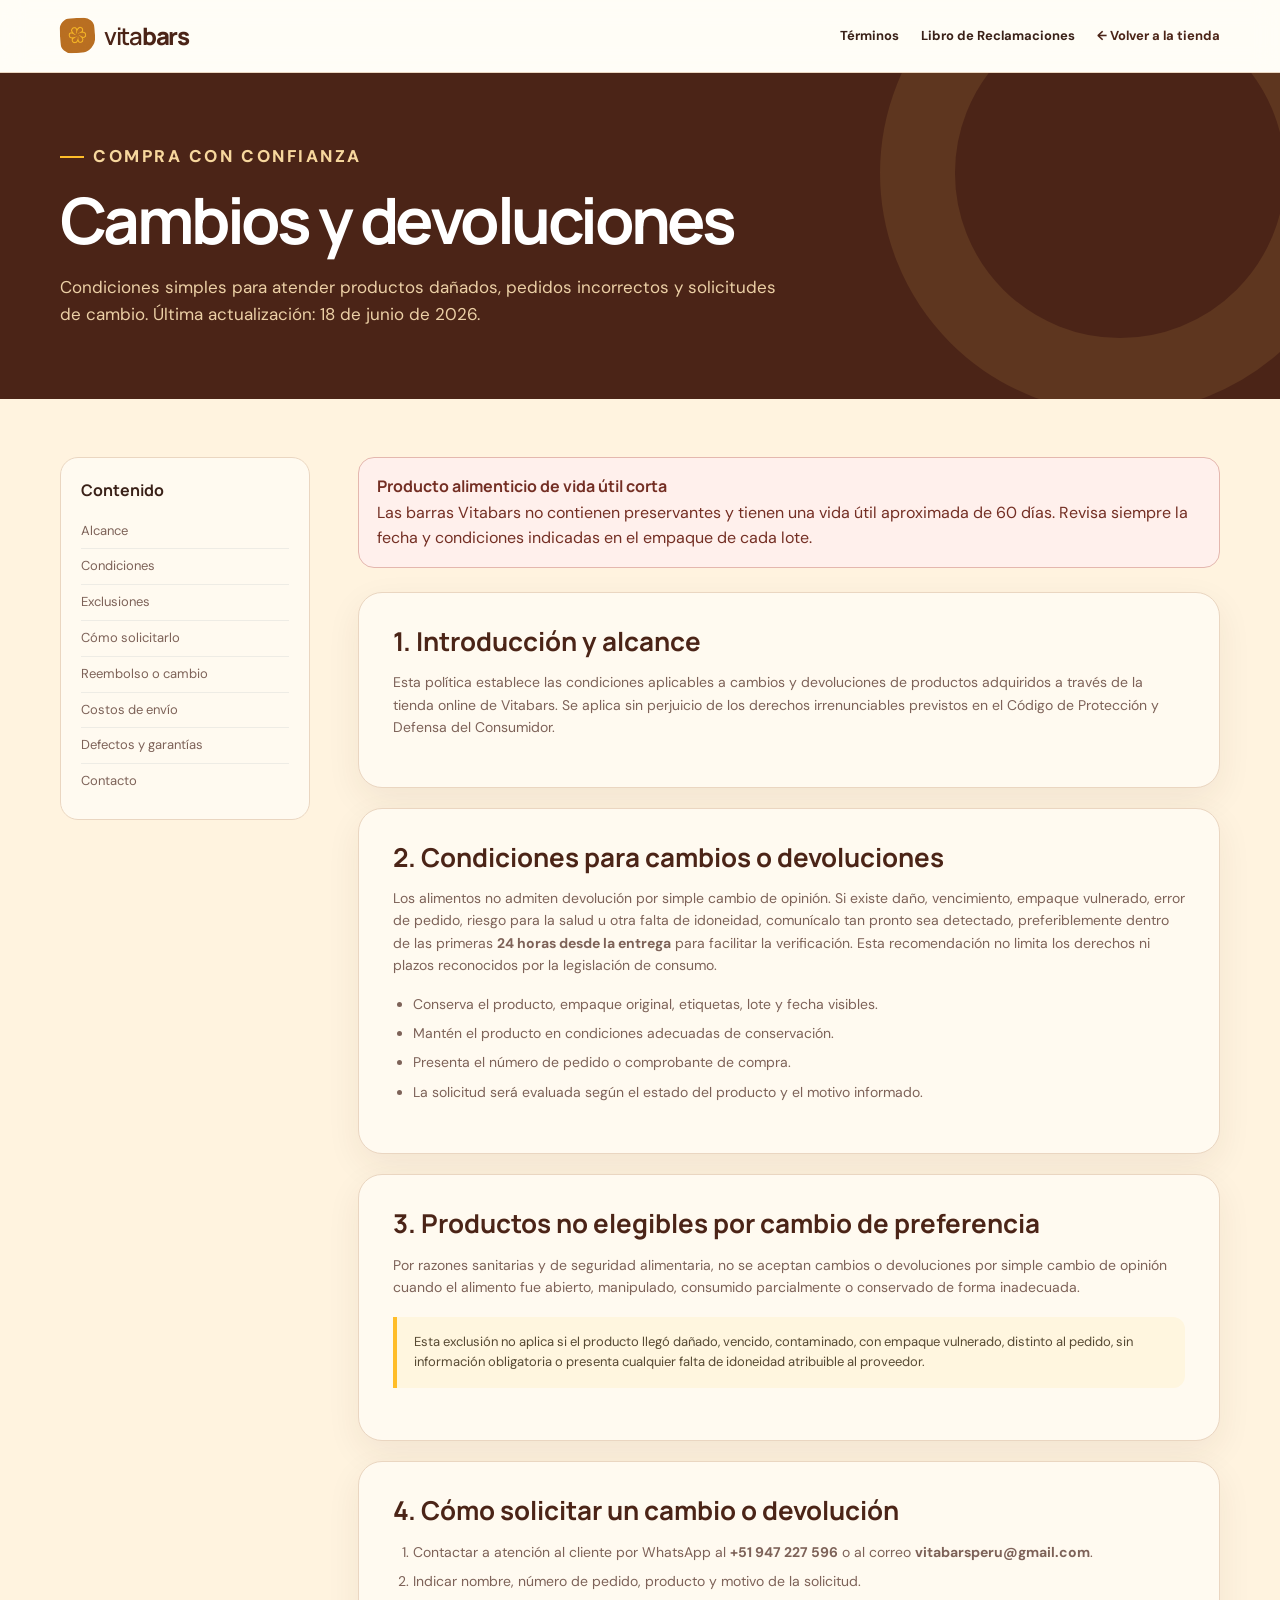
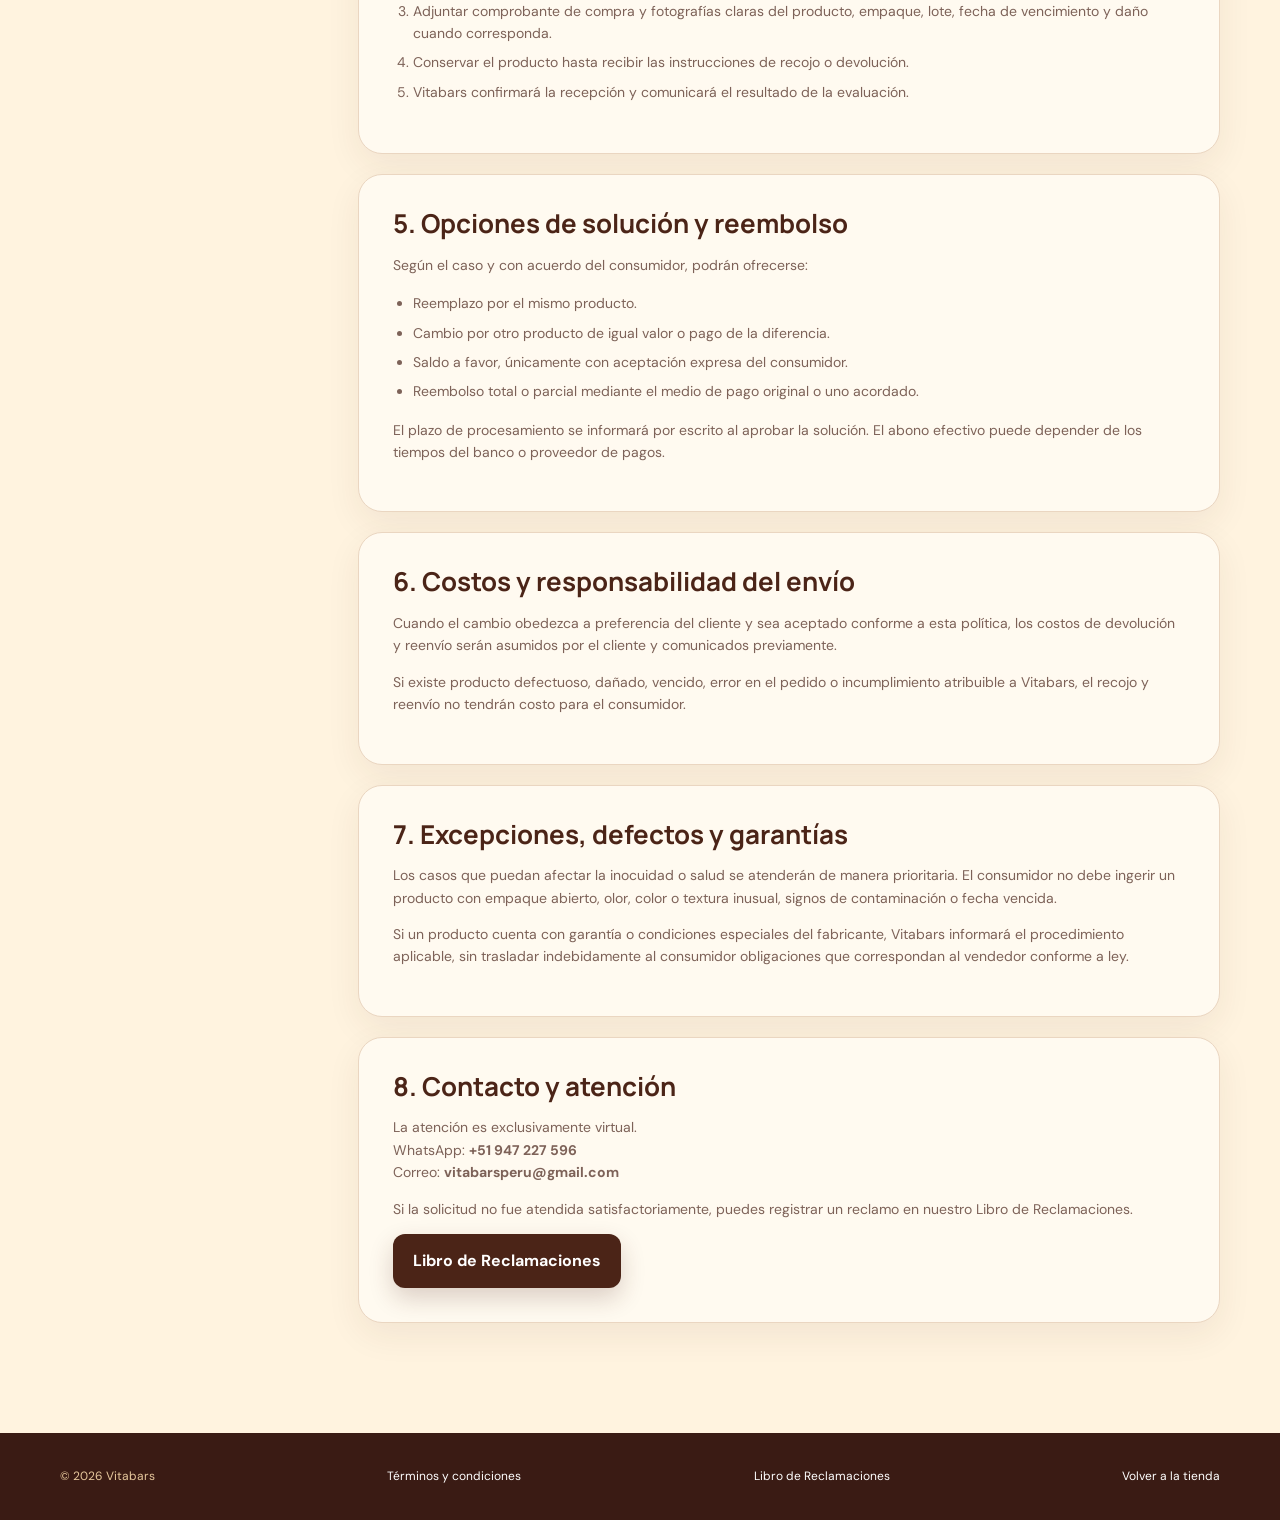
<file: cambios-devoluciones.html>
<!DOCTYPE html>
<html lang="es">
<head>
  <meta charset="UTF-8"><meta name="viewport" content="width=device-width,initial-scale=1"><meta name="description" content="Política de cambios y devoluciones de Vitabars."><title>Cambios y devoluciones | Vitabars</title>
  <link rel="preconnect" href="https://fonts.googleapis.com"><link rel="preconnect" href="https://fonts.gstatic.com" crossorigin><link href="https://fonts.googleapis.com/css2?family=DM+Sans:wght@400;500;600;700&family=Manrope:wght@600;700;800&display=swap" rel="stylesheet"><link rel="stylesheet" href="./styles.css?v=3"><link rel="stylesheet" href="./legal.css?v=3">
</head>
<body class="legal-page">
  <header class="legal-header"><nav class="container legal-nav"><a class="brand" href="./index.html"><span class="brand-mark"><img src="./logo.png" alt=""></span><span>vita<b>bars</b></span></a><div class="legal-nav-links"><a href="./terminos-condiciones.html">Términos</a><a href="./libro-reclamaciones.html">Libro de Reclamaciones</a><a class="legal-back" href="./index.html">← Volver a la tienda</a></div></nav></header>
  <main><section class="legal-hero"><div class="container"><p class="eyebrow"><span></span> Compra con confianza</p><h1>Cambios y devoluciones</h1><p>Condiciones simples para atender productos dañados, pedidos incorrectos y solicitudes de cambio. Última actualización: 18 de junio de 2026.</p></div></section>
  <div class="container legal-wrap"><aside class="legal-toc"><strong>Contenido</strong><a href="#alcance">Alcance</a><a href="#condiciones">Condiciones</a><a href="#exclusiones">Exclusiones</a><a href="#proceso">Cómo solicitarlo</a><a href="#opciones">Reembolso o cambio</a><a href="#envio">Costos de envío</a><a href="#garantias">Defectos y garantías</a><a href="#contacto">Contacto</a></aside>
  <div class="legal-content">
    <div class="legal-alert"><strong>Producto alimenticio de vida útil corta</strong>Las barras Vitabars no contienen preservantes y tienen una vida útil aproximada de 60 días. Revisa siempre la fecha y condiciones indicadas en el empaque de cada lote.</div>
    <section class="legal-card" id="alcance"><h2>1. Introducción y alcance</h2><p>Esta política establece las condiciones aplicables a cambios y devoluciones de productos adquiridos a través de la tienda online de Vitabars. Se aplica sin perjuicio de los derechos irrenunciables previstos en el Código de Protección y Defensa del Consumidor.</p></section>
    <section class="legal-card" id="condiciones"><h2>2. Condiciones para cambios o devoluciones</h2><p>Los alimentos no admiten devolución por simple cambio de opinión. Si existe daño, vencimiento, empaque vulnerado, error de pedido, riesgo para la salud u otra falta de idoneidad, comunícalo tan pronto sea detectado, preferiblemente dentro de las primeras <strong>24 horas desde la entrega</strong> para facilitar la verificación. Esta recomendación no limita los derechos ni plazos reconocidos por la legislación de consumo.</p><ul><li>Conserva el producto, empaque original, etiquetas, lote y fecha visibles.</li><li>Mantén el producto en condiciones adecuadas de conservación.</li><li>Presenta el número de pedido o comprobante de compra.</li><li>La solicitud será evaluada según el estado del producto y el motivo informado.</li></ul></section>
    <section class="legal-card" id="exclusiones"><h2>3. Productos no elegibles por cambio de preferencia</h2><p>Por razones sanitarias y de seguridad alimentaria, no se aceptan cambios o devoluciones por simple cambio de opinión cuando el alimento fue abierto, manipulado, consumido parcialmente o conservado de forma inadecuada.</p><div class="legal-note">Esta exclusión no aplica si el producto llegó dañado, vencido, contaminado, con empaque vulnerado, distinto al pedido, sin información obligatoria o presenta cualquier falta de idoneidad atribuible al proveedor.</div></section>
    <section class="legal-card" id="proceso"><h2>4. Cómo solicitar un cambio o devolución</h2><ol><li>Contactar a atención al cliente por WhatsApp al <strong>+51 947 227 596</strong> o al correo <strong>vitabarsperu@gmail.com</strong>.</li><li>Indicar nombre, número de pedido, producto y motivo de la solicitud.</li><li>Adjuntar comprobante de compra y fotografías claras del producto, empaque, lote, fecha de vencimiento y daño cuando corresponda.</li><li>Conservar el producto hasta recibir las instrucciones de recojo o devolución.</li><li>Vitabars confirmará la recepción y comunicará el resultado de la evaluación.</li></ol></section>
    <section class="legal-card" id="opciones"><h2>5. Opciones de solución y reembolso</h2><p>Según el caso y con acuerdo del consumidor, podrán ofrecerse:</p><ul><li>Reemplazo por el mismo producto.</li><li>Cambio por otro producto de igual valor o pago de la diferencia.</li><li>Saldo a favor, únicamente con aceptación expresa del consumidor.</li><li>Reembolso total o parcial mediante el medio de pago original o uno acordado.</li></ul><p>El plazo de procesamiento se informará por escrito al aprobar la solución. El abono efectivo puede depender de los tiempos del banco o proveedor de pagos.</p></section>
    <section class="legal-card" id="envio"><h2>6. Costos y responsabilidad del envío</h2><p>Cuando el cambio obedezca a preferencia del cliente y sea aceptado conforme a esta política, los costos de devolución y reenvío serán asumidos por el cliente y comunicados previamente.</p><p>Si existe producto defectuoso, dañado, vencido, error en el pedido o incumplimiento atribuible a Vitabars, el recojo y reenvío no tendrán costo para el consumidor.</p></section>
    <section class="legal-card" id="garantias"><h2>7. Excepciones, defectos y garantías</h2><p>Los casos que puedan afectar la inocuidad o salud se atenderán de manera prioritaria. El consumidor no debe ingerir un producto con empaque abierto, olor, color o textura inusual, signos de contaminación o fecha vencida.</p><p>Si un producto cuenta con garantía o condiciones especiales del fabricante, Vitabars informará el procedimiento aplicable, sin trasladar indebidamente al consumidor obligaciones que correspondan al vendedor conforme a ley.</p></section>
    <section class="legal-card" id="contacto"><h2>8. Contacto y atención</h2><p>La atención es exclusivamente virtual.<br>WhatsApp: <strong>+51 947 227 596</strong><br>Correo: <strong>vitabarsperu@gmail.com</strong></p><p>Si la solicitud no fue atendida satisfactoriamente, puedes registrar un reclamo en nuestro Libro de Reclamaciones.</p><a class="btn btn-primary" href="./libro-reclamaciones.html">Libro de Reclamaciones</a></section>
  </div></div></main>
  <footer class="legal-footer"><div class="container legal-footer-inner"><span>© 2026 Vitabars</span><a href="./terminos-condiciones.html">Términos y condiciones</a><a href="./libro-reclamaciones.html">Libro de Reclamaciones</a><a href="./index.html">Volver a la tienda</a></div></footer>
</body></html>
</file>
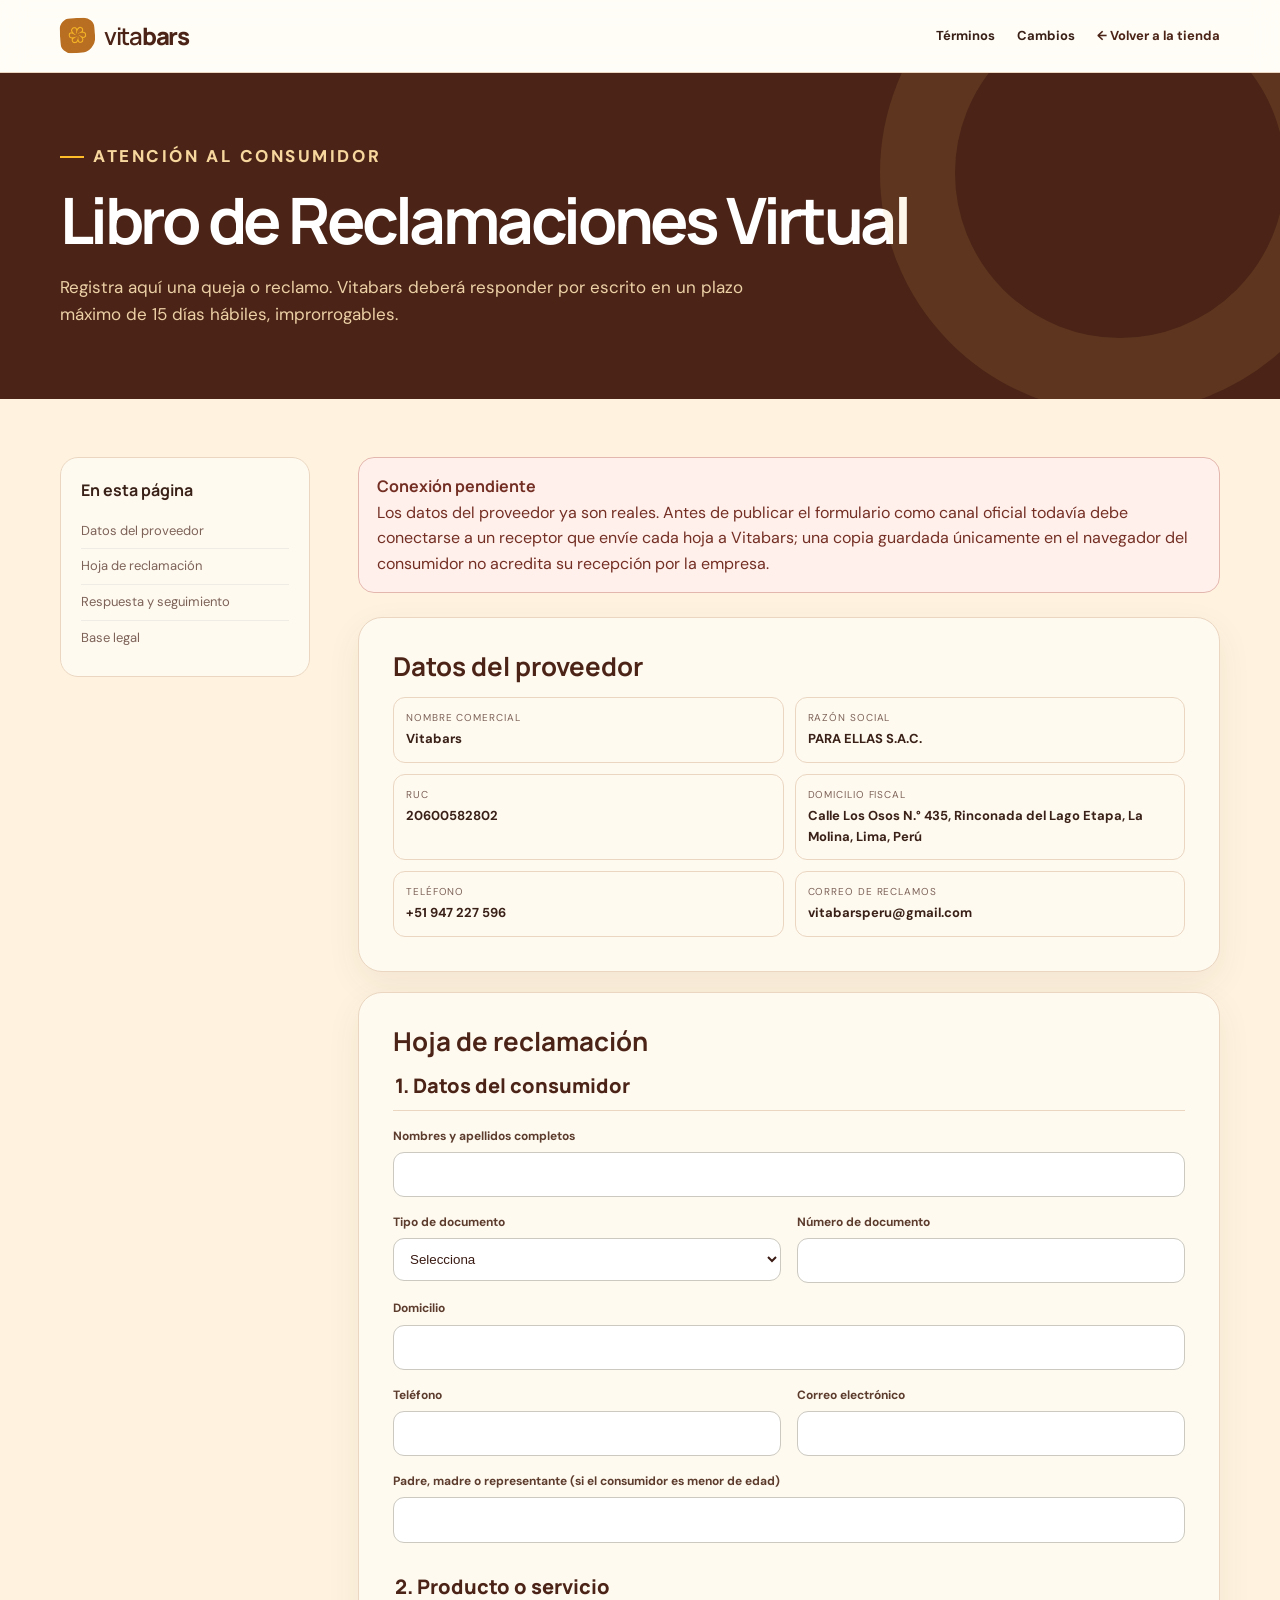
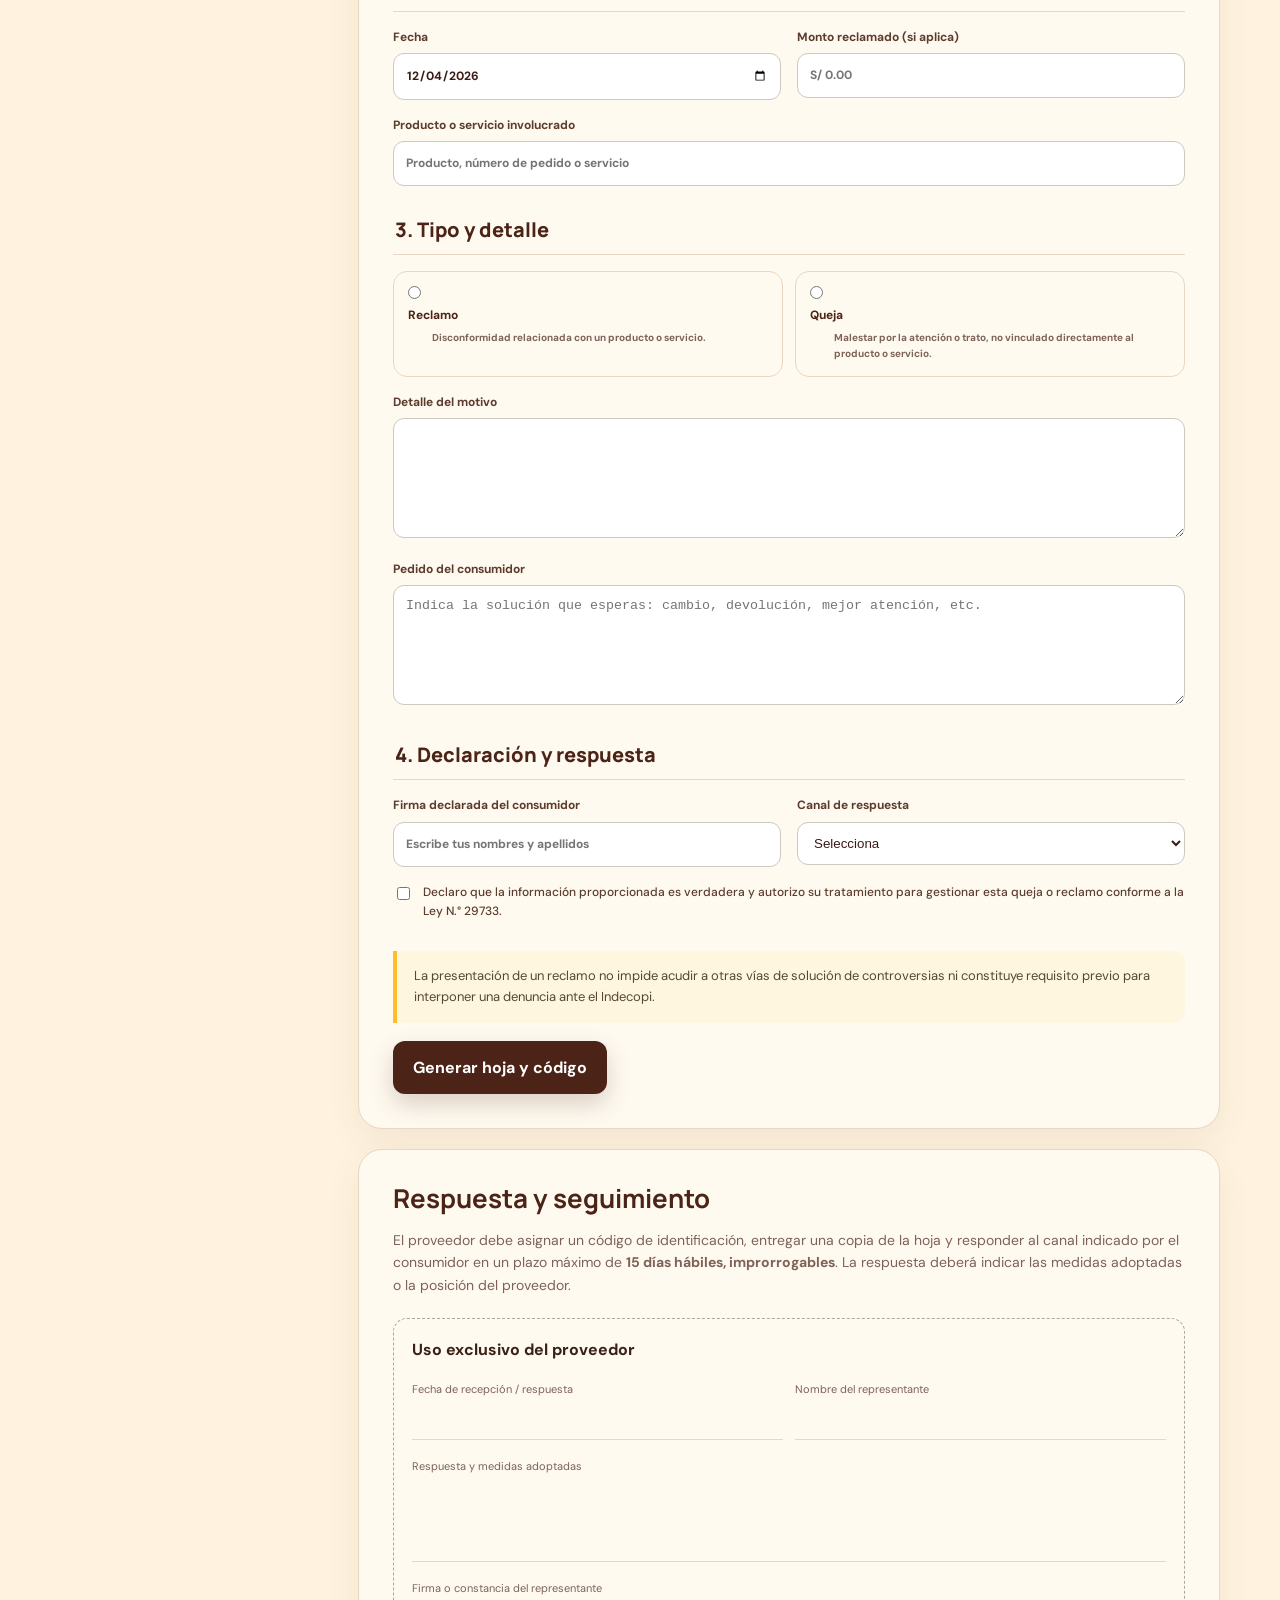
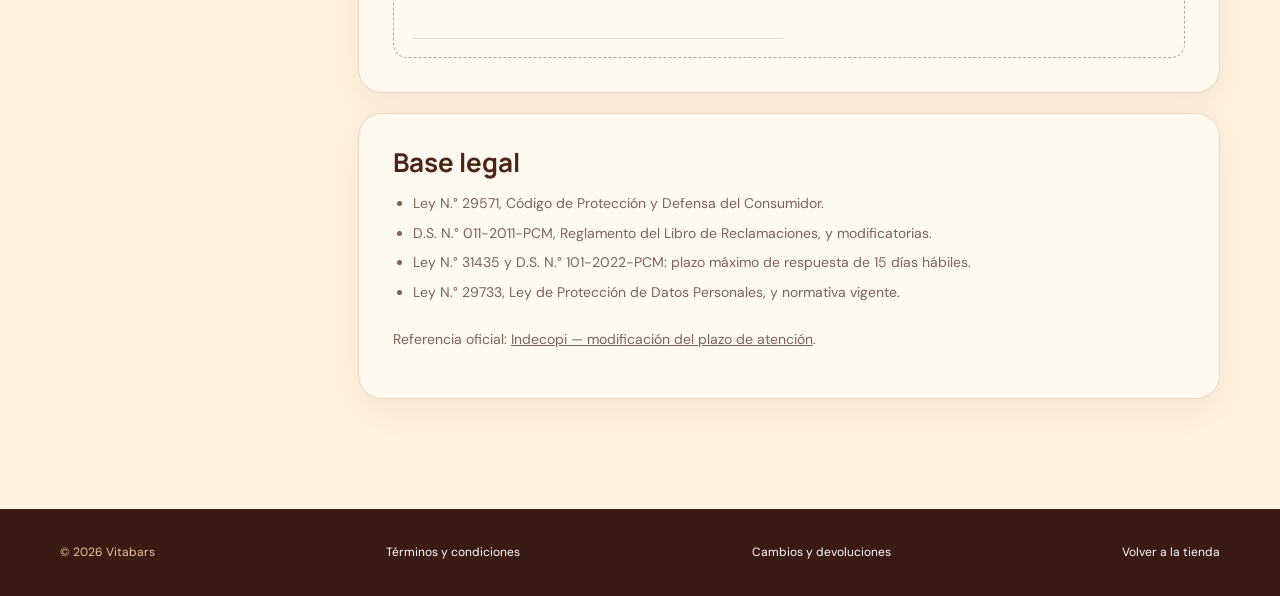
<file: libro-reclamaciones.html>
<!DOCTYPE html>
<html lang="es">
<head>
  <meta charset="UTF-8"><meta name="viewport" content="width=device-width,initial-scale=1">
  <meta name="description" content="Libro de Reclamaciones Virtual de Vitabars.">
  <title>Libro de Reclamaciones | Vitabars</title>
  <link rel="preconnect" href="https://fonts.googleapis.com"><link rel="preconnect" href="https://fonts.gstatic.com" crossorigin>
  <link href="https://fonts.googleapis.com/css2?family=DM+Sans:wght@400;500;600;700&family=Manrope:wght@600;700;800&display=swap" rel="stylesheet">
  <link rel="stylesheet" href="./styles.css?v=3"><link rel="stylesheet" href="./legal.css?v=3"><script src="./legal.js?v=3" defer></script>
</head>
<body class="legal-page">
  <header class="legal-header"><nav class="container legal-nav"><a class="brand" href="./index.html"><span class="brand-mark"><img src="./logo.png" alt=""></span><span>vita<b>bars</b></span></a><div class="legal-nav-links"><a href="./terminos-condiciones.html">Términos</a><a href="./cambios-devoluciones.html">Cambios</a><a class="legal-back" href="./index.html">← Volver a la tienda</a></div></nav></header>
  <main>
    <section class="legal-hero"><div class="container"><p class="eyebrow"><span></span> Atención al consumidor</p><h1>Libro de Reclamaciones Virtual</h1><p>Registra aquí una queja o reclamo. Vitabars deberá responder por escrito en un plazo máximo de 15 días hábiles, improrrogables.</p></div></section>
    <div class="container legal-wrap">
      <aside class="legal-toc"><strong>En esta página</strong><a href="#proveedor">Datos del proveedor</a><a href="#formulario">Hoja de reclamación</a><a href="#respuesta">Respuesta y seguimiento</a><a href="#base-legal">Base legal</a></aside>
      <div class="legal-content">
        <div class="legal-alert"><strong>Conexión pendiente</strong>Los datos del proveedor ya son reales. Antes de publicar el formulario como canal oficial todavía debe conectarse a un receptor que envíe cada hoja a Vitabars; una copia guardada únicamente en el navegador del consumidor no acredita su recepción por la empresa.</div>
        <section class="legal-card" id="proveedor"><h2>Datos del proveedor</h2><div class="provider-grid"><div class="provider-item"><span>Nombre comercial</span><b>Vitabars</b></div><div class="provider-item"><span>Razón social</span><b>PARA ELLAS S.A.C.</b></div><div class="provider-item"><span>RUC</span><b>20600582802</b></div><div class="provider-item"><span>Domicilio fiscal</span><b>Calle Los Osos N.° 435, Rinconada del Lago Etapa, La Molina, Lima, Perú</b></div><div class="provider-item"><span>Teléfono</span><b>+51 947 227 596</b></div><div class="provider-item"><span>Correo de reclamos</span><b>vitabarsperu@gmail.com</b></div></div></section>
        <section class="legal-card" id="formulario"><h2>Hoja de reclamación</h2><form class="legal-form" id="claimForm">
          <fieldset class="legal-form-section"><legend>1. Datos del consumidor</legend><div class="form-grid">
            <label class="wide">Nombres y apellidos completos<input name="fullName" autocomplete="name" required></label>
            <label>Tipo de documento<select name="documentType" required><option value="">Selecciona</option><option>DNI</option><option>CE</option><option>Pasaporte</option></select></label>
            <label>Número de documento<input name="documentNumber" inputmode="numeric" required></label>
            <label class="wide">Domicilio<input name="consumerAddress" autocomplete="street-address" required></label>
            <label>Teléfono<input name="phone" type="tel" autocomplete="tel" required></label><label>Correo electrónico<input name="email" type="email" autocomplete="email" required></label>
            <label class="wide">Padre, madre o representante (si el consumidor es menor de edad)<input name="guardian"></label>
          </div></fieldset>
          <fieldset class="legal-form-section"><legend>2. Producto o servicio</legend><div class="form-grid"><label>Fecha<input id="claimDate" name="date" type="date" required></label><label>Monto reclamado (si aplica)<input name="amount" inputmode="decimal" placeholder="S/ 0.00"></label><label class="wide">Producto o servicio involucrado<input name="product" required placeholder="Producto, número de pedido o servicio"></label></div></fieldset>
          <fieldset class="legal-form-section"><legend>3. Tipo y detalle</legend><div class="type-options"><label class="type-option"><input type="radio" name="claimType" value="Reclamo" required><b>Reclamo</b><small>Disconformidad relacionada con un producto o servicio.</small></label><label class="type-option"><input type="radio" name="claimType" value="Queja" required><b>Queja</b><small>Malestar por la atención o trato, no vinculado directamente al producto o servicio.</small></label></div><div class="form-grid" style="margin-top:16px"><label class="wide">Detalle del motivo<textarea name="detail" required minlength="20"></textarea></label><label class="wide">Pedido del consumidor<textarea name="request" required placeholder="Indica la solución que esperas: cambio, devolución, mejor atención, etc."></textarea></label></div></fieldset>
          <fieldset class="legal-form-section"><legend>4. Declaración y respuesta</legend><div class="form-grid"><label>Firma declarada del consumidor<input name="signature" required placeholder="Escribe tus nombres y apellidos"></label><label>Canal de respuesta<select name="responseChannel" required><option value="">Selecciona</option><option>Correo electrónico</option><option>Teléfono</option><option>Domicilio</option></select></label><label class="wide consent-row"><input type="checkbox" required> Declaro que la información proporcionada es verdadera y autorizo su tratamiento para gestionar esta queja o reclamo conforme a la Ley N.° 29733.</label></div></fieldset>
          <div class="legal-note">La presentación de un reclamo no impide acudir a otras vías de solución de controversias ni constituye requisito previo para interponer una denuncia ante el Indecopi.</div>
          <button class="btn btn-primary" type="submit">Generar hoja y código</button>
        </form><div class="claim-result" id="claimResult"><strong>Hoja generada</strong><div class="claim-code" id="claimCode"></div><p id="claimStatus"></p><div class="claim-actions"><button class="btn btn-primary" id="downloadClaim" type="button">Descargar copia</button><button class="btn btn-secondary" id="printClaim" type="button">Imprimir / firmar</button></div></div></section>
        <section class="legal-card" id="respuesta"><h2>Respuesta y seguimiento</h2><p>El proveedor debe asignar un código de identificación, entregar una copia de la hoja y responder al canal indicado por el consumidor en un plazo máximo de <strong>15 días hábiles, improrrogables</strong>. La respuesta deberá indicar las medidas adoptadas o la posición del proveedor.</p><div class="provider-response"><strong>Uso exclusivo del proveedor</strong><div><span>Fecha de recepción / respuesta</span></div><div><span>Nombre del representante</span></div><div class="response-wide"><span>Respuesta y medidas adoptadas</span></div><div><span>Firma o constancia del representante</span></div></div></section>
        <section class="legal-card" id="base-legal"><h2>Base legal</h2><ul><li>Ley N.° 29571, Código de Protección y Defensa del Consumidor.</li><li>D.S. N.° 011-2011-PCM, Reglamento del Libro de Reclamaciones, y modificatorias.</li><li>Ley N.° 31435 y D.S. N.° 101-2022-PCM: plazo máximo de respuesta de 15 días hábiles.</li><li>Ley N.° 29733, Ley de Protección de Datos Personales, y normativa vigente.</li></ul><p class="legal-sources">Referencia oficial: <a href="https://www.gob.pe/institucion/indecopi/noticias/641594-modifican-reglamento-del-libro-de-reclamaciones-para-que-proveedores-atiendan-reclamos-y-quejas-de-clientes-en-15-dias-habiles" target="_blank" rel="noopener">Indecopi — modificación del plazo de atención</a>.</p></section>
      </div>
    </div>
  </main>
  <footer class="legal-footer"><div class="container legal-footer-inner"><span>© 2026 Vitabars</span><a href="./terminos-condiciones.html">Términos y condiciones</a><a href="./cambios-devoluciones.html">Cambios y devoluciones</a><a href="./index.html">Volver a la tienda</a></div></footer>
</body></html>
</file>
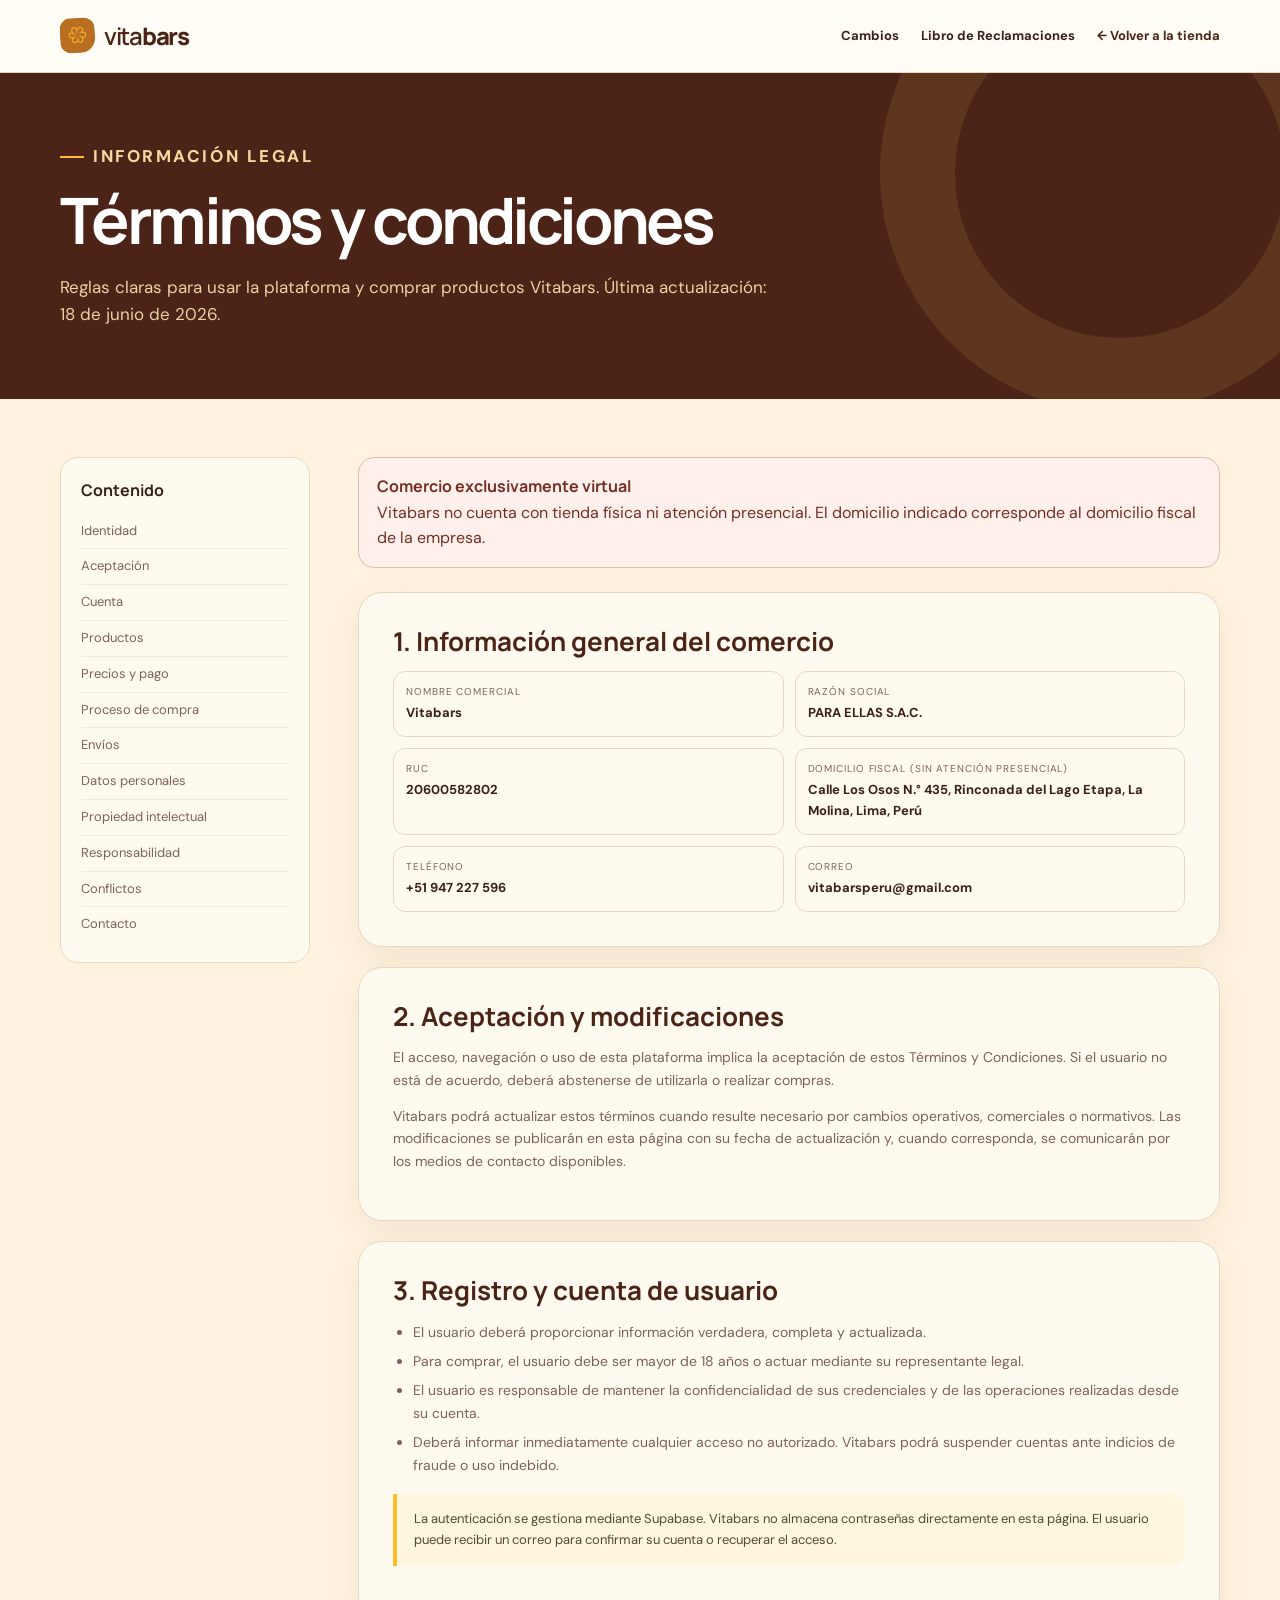
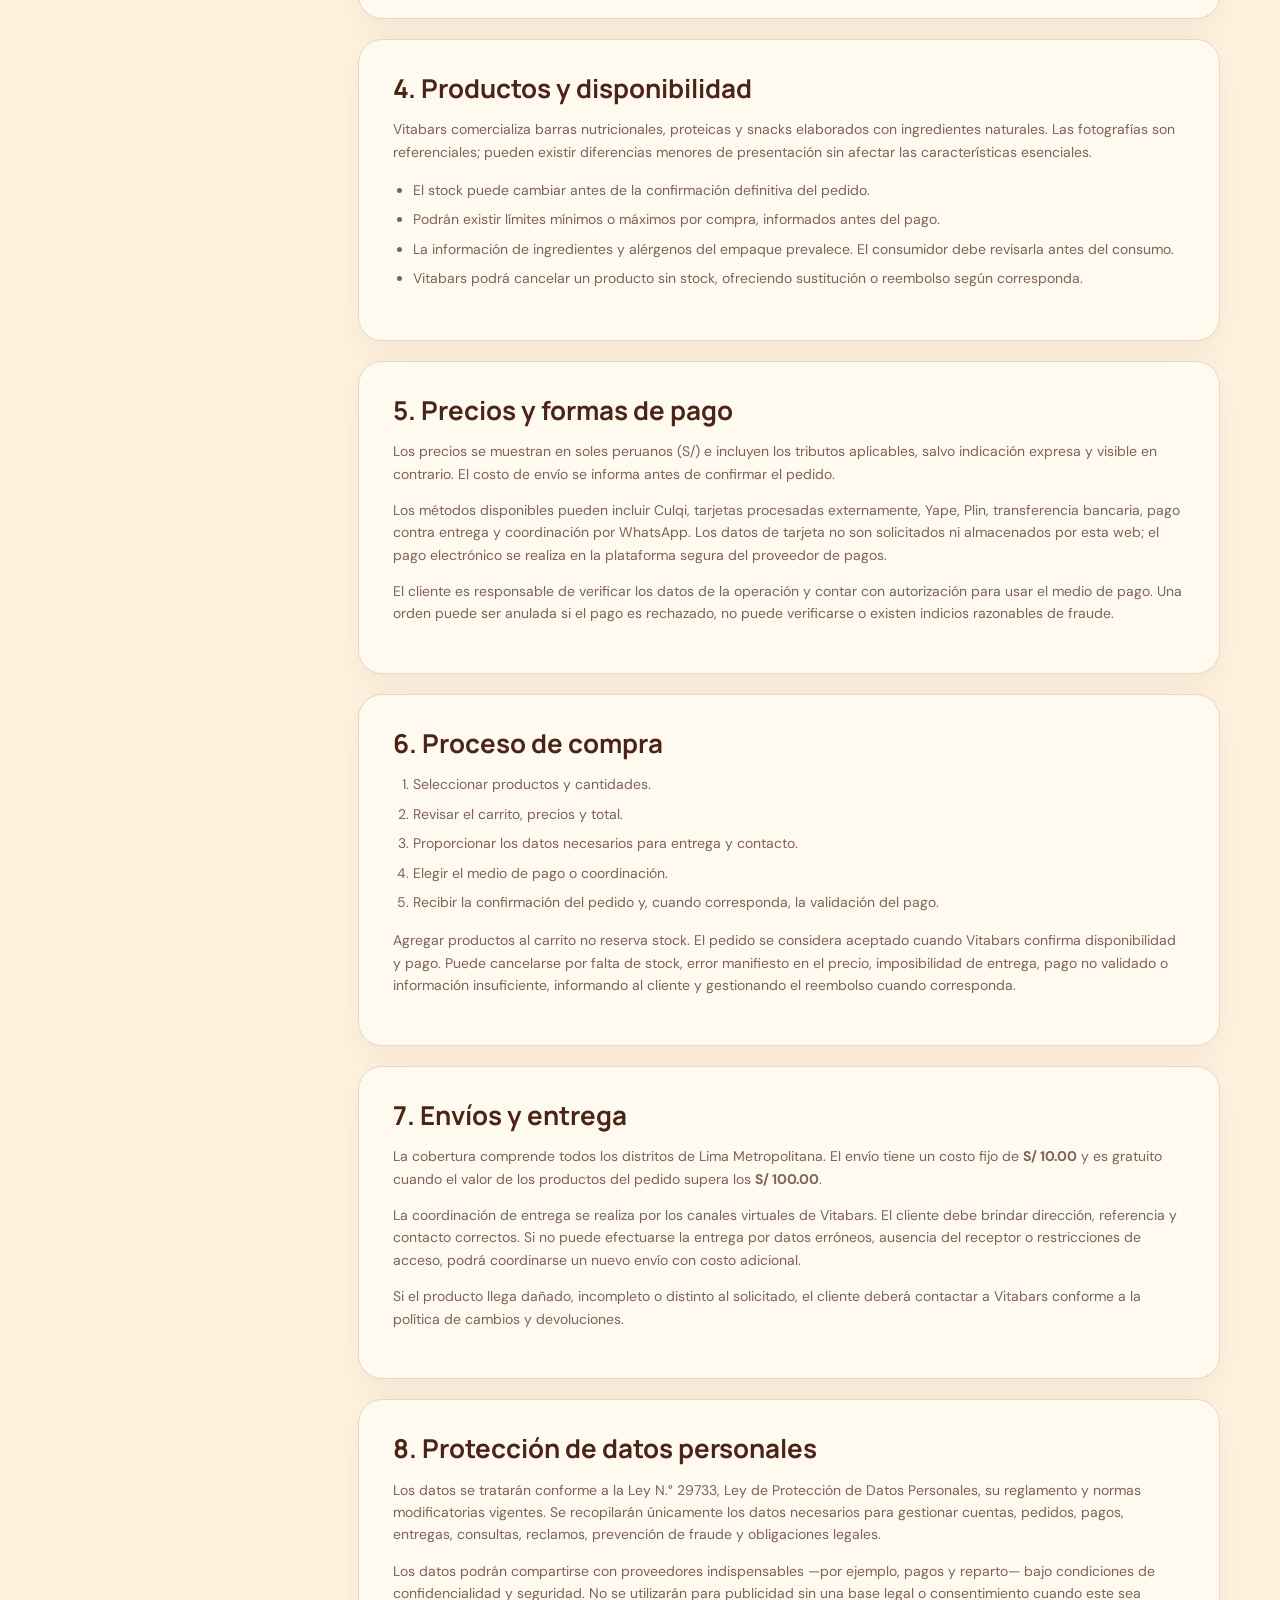
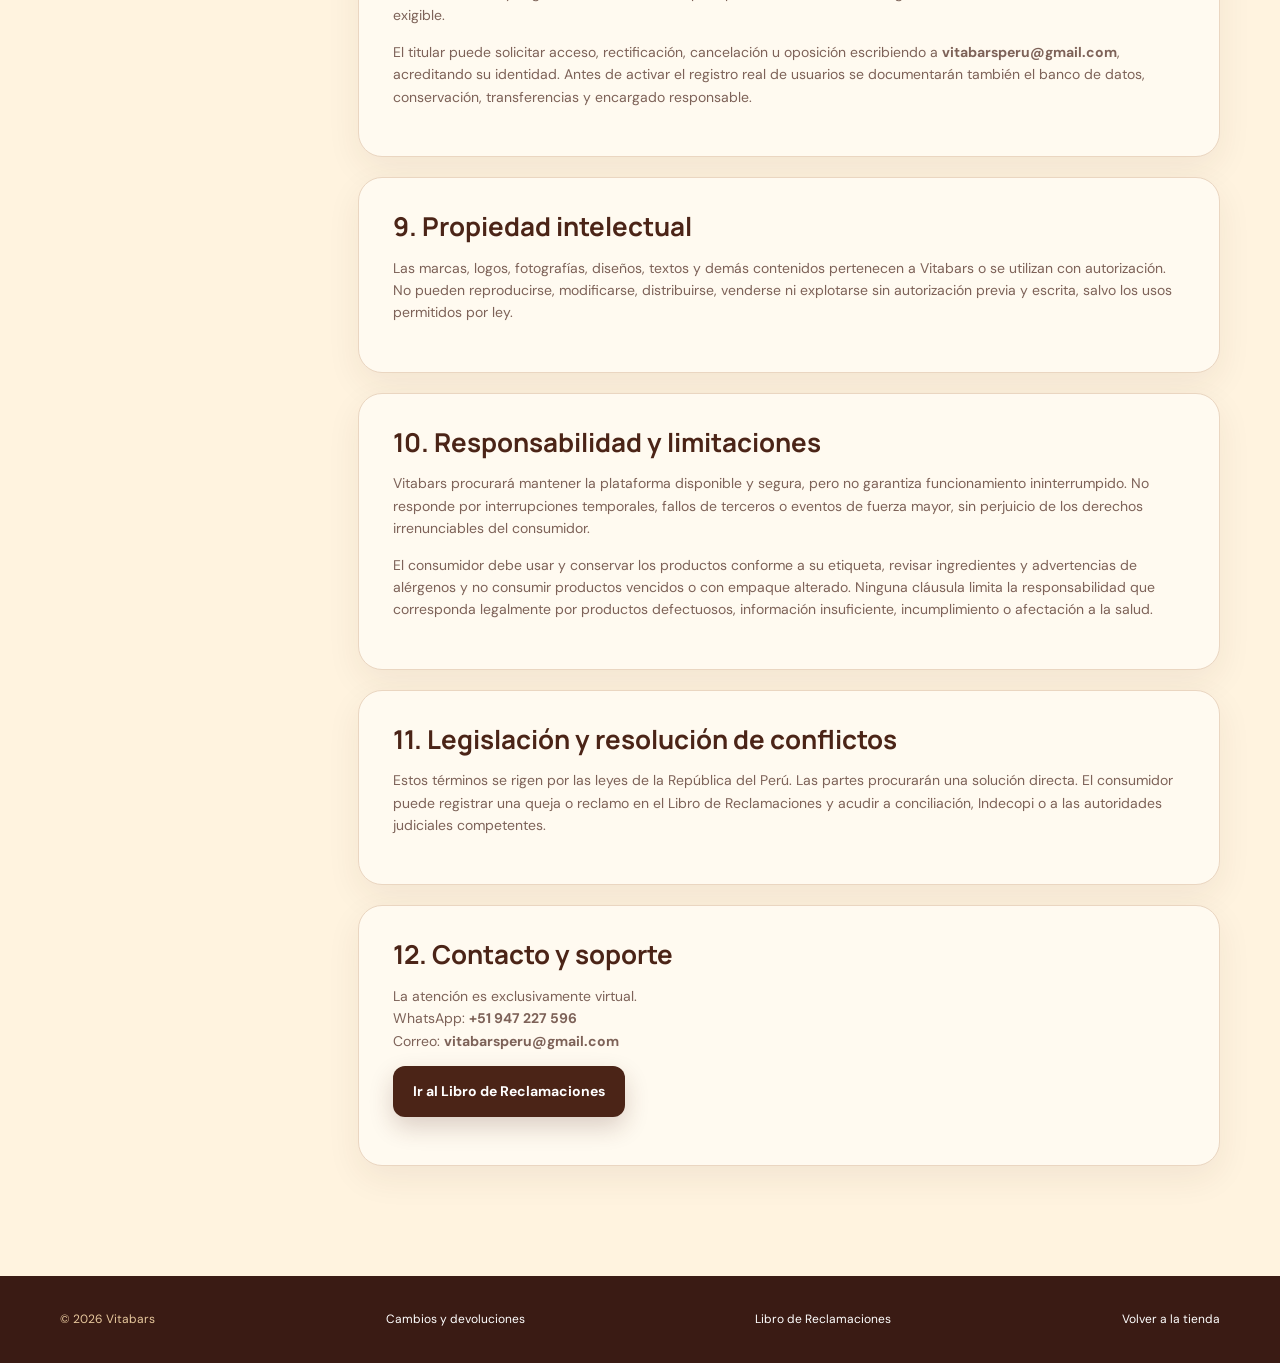
<file: terminos-condiciones.html>
<!DOCTYPE html>
<html lang="es">
<head>
  <meta charset="UTF-8"><meta name="viewport" content="width=device-width,initial-scale=1">
  <meta name="description" content="Términos y condiciones de uso y compra de Vitabars."><title>Términos y condiciones | Vitabars</title>
  <link rel="preconnect" href="https://fonts.googleapis.com"><link rel="preconnect" href="https://fonts.gstatic.com" crossorigin><link href="https://fonts.googleapis.com/css2?family=DM+Sans:wght@400;500;600;700&family=Manrope:wght@600;700;800&display=swap" rel="stylesheet"><link rel="stylesheet" href="./styles.css?v=3"><link rel="stylesheet" href="./legal.css?v=3">
</head>
<body class="legal-page">
  <header class="legal-header"><nav class="container legal-nav"><a class="brand" href="./index.html"><span class="brand-mark"><img src="./logo.png" alt=""></span><span>vita<b>bars</b></span></a><div class="legal-nav-links"><a href="./cambios-devoluciones.html">Cambios</a><a href="./libro-reclamaciones.html">Libro de Reclamaciones</a><a class="legal-back" href="./index.html">← Volver a la tienda</a></div></nav></header>
  <main><section class="legal-hero"><div class="container"><p class="eyebrow"><span></span> Información legal</p><h1>Términos y condiciones</h1><p>Reglas claras para usar la plataforma y comprar productos Vitabars. Última actualización: 18 de junio de 2026.</p></div></section>
  <div class="container legal-wrap"><aside class="legal-toc"><strong>Contenido</strong><a href="#identidad">Identidad</a><a href="#aceptacion">Aceptación</a><a href="#cuenta">Cuenta</a><a href="#productos">Productos</a><a href="#precios">Precios y pago</a><a href="#compra">Proceso de compra</a><a href="#envios">Envíos</a><a href="#privacidad">Datos personales</a><a href="#propiedad">Propiedad intelectual</a><a href="#responsabilidad">Responsabilidad</a><a href="#conflictos">Conflictos</a><a href="#contacto">Contacto</a></aside>
  <div class="legal-content">
    <div class="legal-alert"><strong>Comercio exclusivamente virtual</strong>Vitabars no cuenta con tienda física ni atención presencial. El domicilio indicado corresponde al domicilio fiscal de la empresa.</div>
    <section class="legal-card" id="identidad"><h2>1. Información general del comercio</h2><div class="provider-grid"><div class="provider-item"><span>Nombre comercial</span><b>Vitabars</b></div><div class="provider-item"><span>Razón social</span><b>PARA ELLAS S.A.C.</b></div><div class="provider-item"><span>RUC</span><b>20600582802</b></div><div class="provider-item"><span>Domicilio fiscal (sin atención presencial)</span><b>Calle Los Osos N.° 435, Rinconada del Lago Etapa, La Molina, Lima, Perú</b></div><div class="provider-item"><span>Teléfono</span><b>+51 947 227 596</b></div><div class="provider-item"><span>Correo</span><b>vitabarsperu@gmail.com</b></div></div></section>
    <section class="legal-card" id="aceptacion"><h2>2. Aceptación y modificaciones</h2><p>El acceso, navegación o uso de esta plataforma implica la aceptación de estos Términos y Condiciones. Si el usuario no está de acuerdo, deberá abstenerse de utilizarla o realizar compras.</p><p>Vitabars podrá actualizar estos términos cuando resulte necesario por cambios operativos, comerciales o normativos. Las modificaciones se publicarán en esta página con su fecha de actualización y, cuando corresponda, se comunicarán por los medios de contacto disponibles.</p></section>
    <section class="legal-card" id="cuenta"><h2>3. Registro y cuenta de usuario</h2><ul><li>El usuario deberá proporcionar información verdadera, completa y actualizada.</li><li>Para comprar, el usuario debe ser mayor de 18 años o actuar mediante su representante legal.</li><li>El usuario es responsable de mantener la confidencialidad de sus credenciales y de las operaciones realizadas desde su cuenta.</li><li>Deberá informar inmediatamente cualquier acceso no autorizado. Vitabars podrá suspender cuentas ante indicios de fraude o uso indebido.</li></ul><div class="legal-note">La autenticación se gestiona mediante Supabase. Vitabars no almacena contraseñas directamente en esta página. El usuario puede recibir un correo para confirmar su cuenta o recuperar el acceso.</div></section>
    <section class="legal-card" id="productos"><h2>4. Productos y disponibilidad</h2><p>Vitabars comercializa barras nutricionales, proteicas y snacks elaborados con ingredientes naturales. Las fotografías son referenciales; pueden existir diferencias menores de presentación sin afectar las características esenciales.</p><ul><li>El stock puede cambiar antes de la confirmación definitiva del pedido.</li><li>Podrán existir límites mínimos o máximos por compra, informados antes del pago.</li><li>La información de ingredientes y alérgenos del empaque prevalece. El consumidor debe revisarla antes del consumo.</li><li>Vitabars podrá cancelar un producto sin stock, ofreciendo sustitución o reembolso según corresponda.</li></ul></section>
    <section class="legal-card" id="precios"><h2>5. Precios y formas de pago</h2><p>Los precios se muestran en soles peruanos (S/) e incluyen los tributos aplicables, salvo indicación expresa y visible en contrario. El costo de envío se informa antes de confirmar el pedido.</p><p>Los métodos disponibles pueden incluir Culqi, tarjetas procesadas externamente, Yape, Plin, transferencia bancaria, pago contra entrega y coordinación por WhatsApp. Los datos de tarjeta no son solicitados ni almacenados por esta web; el pago electrónico se realiza en la plataforma segura del proveedor de pagos.</p><p>El cliente es responsable de verificar los datos de la operación y contar con autorización para usar el medio de pago. Una orden puede ser anulada si el pago es rechazado, no puede verificarse o existen indicios razonables de fraude.</p></section>
    <section class="legal-card" id="compra"><h2>6. Proceso de compra</h2><ol><li>Seleccionar productos y cantidades.</li><li>Revisar el carrito, precios y total.</li><li>Proporcionar los datos necesarios para entrega y contacto.</li><li>Elegir el medio de pago o coordinación.</li><li>Recibir la confirmación del pedido y, cuando corresponda, la validación del pago.</li></ol><p>Agregar productos al carrito no reserva stock. El pedido se considera aceptado cuando Vitabars confirma disponibilidad y pago. Puede cancelarse por falta de stock, error manifiesto en el precio, imposibilidad de entrega, pago no validado o información insuficiente, informando al cliente y gestionando el reembolso cuando corresponda.</p></section>
    <section class="legal-card" id="envios"><h2>7. Envíos y entrega</h2><p>La cobertura comprende todos los distritos de Lima Metropolitana. El envío tiene un costo fijo de <strong>S/ 10.00</strong> y es gratuito cuando el valor de los productos del pedido supera los <strong>S/ 100.00</strong>.</p><p>La coordinación de entrega se realiza por los canales virtuales de Vitabars. El cliente debe brindar dirección, referencia y contacto correctos. Si no puede efectuarse la entrega por datos erróneos, ausencia del receptor o restricciones de acceso, podrá coordinarse un nuevo envío con costo adicional.</p><p>Si el producto llega dañado, incompleto o distinto al solicitado, el cliente deberá contactar a Vitabars conforme a la política de cambios y devoluciones.</p></section>
    <section class="legal-card" id="privacidad"><h2>8. Protección de datos personales</h2><p>Los datos se tratarán conforme a la Ley N.° 29733, Ley de Protección de Datos Personales, su reglamento y normas modificatorias vigentes. Se recopilarán únicamente los datos necesarios para gestionar cuentas, pedidos, pagos, entregas, consultas, reclamos, prevención de fraude y obligaciones legales.</p><p>Los datos podrán compartirse con proveedores indispensables —por ejemplo, pagos y reparto— bajo condiciones de confidencialidad y seguridad. No se utilizarán para publicidad sin una base legal o consentimiento cuando este sea exigible.</p><p>El titular puede solicitar acceso, rectificación, cancelación u oposición escribiendo a <strong>vitabarsperu@gmail.com</strong>, acreditando su identidad. Antes de activar el registro real de usuarios se documentarán también el banco de datos, conservación, transferencias y encargado responsable.</p></section>
    <section class="legal-card" id="propiedad"><h2>9. Propiedad intelectual</h2><p>Las marcas, logos, fotografías, diseños, textos y demás contenidos pertenecen a Vitabars o se utilizan con autorización. No pueden reproducirse, modificarse, distribuirse, venderse ni explotarse sin autorización previa y escrita, salvo los usos permitidos por ley.</p></section>
    <section class="legal-card" id="responsabilidad"><h2>10. Responsabilidad y limitaciones</h2><p>Vitabars procurará mantener la plataforma disponible y segura, pero no garantiza funcionamiento ininterrumpido. No responde por interrupciones temporales, fallos de terceros o eventos de fuerza mayor, sin perjuicio de los derechos irrenunciables del consumidor.</p><p>El consumidor debe usar y conservar los productos conforme a su etiqueta, revisar ingredientes y advertencias de alérgenos y no consumir productos vencidos o con empaque alterado. Ninguna cláusula limita la responsabilidad que corresponda legalmente por productos defectuosos, información insuficiente, incumplimiento o afectación a la salud.</p></section>
    <section class="legal-card" id="conflictos"><h2>11. Legislación y resolución de conflictos</h2><p>Estos términos se rigen por las leyes de la República del Perú. Las partes procurarán una solución directa. El consumidor puede registrar una queja o reclamo en el Libro de Reclamaciones y acudir a conciliación, Indecopi o a las autoridades judiciales competentes.</p></section>
    <section class="legal-card" id="contacto"><h2>12. Contacto y soporte</h2><p>La atención es exclusivamente virtual.<br>WhatsApp: <strong>+51 947 227 596</strong><br>Correo: <strong>vitabarsperu@gmail.com</strong></p><p><a class="btn btn-primary" href="./libro-reclamaciones.html">Ir al Libro de Reclamaciones</a></p></section>
  </div></div></main>
  <footer class="legal-footer"><div class="container legal-footer-inner"><span>© 2026 Vitabars</span><a href="./cambios-devoluciones.html">Cambios y devoluciones</a><a href="./libro-reclamaciones.html">Libro de Reclamaciones</a><a href="./index.html">Volver a la tienda</a></div></footer>
</body></html>
</file>
<file: styles.css>
:root{--green:#4b2417;--green-2:#a64b16;--sage:#e8a23b;--cream:#fff3df;--paper:#fffaf0;--yellow:#ffbd29;--brown:#3a1b14;--terracotta:#c8641d;--ink:#3a2118;--muted:#7d6258;--line:#ead6c1;--white:#fff;--shadow:0 20px 60px rgba(75,36,23,.14);--radius:26px}
*{box-sizing:border-box}html{scroll-behavior:smooth;scroll-padding-top:96px}body{margin:0;background:var(--paper);color:var(--ink);font-family:'DM Sans',sans-serif;line-height:1.6;overflow-x:hidden}body.no-scroll{overflow:hidden}button,input{font:inherit}button,a{-webkit-tap-highlight-color:transparent}button{cursor:pointer}a{color:inherit;text-decoration:none}img{display:block;max-width:100%}.container{width:min(1160px,calc(100% - 40px));margin:auto}.skip-link{position:fixed;left:20px;top:-80px;background:var(--green);color:white;padding:12px;z-index:999}.skip-link:focus{top:10px}.announcement{height:32px;background:var(--green);color:#f8dfbb;text-align:center;font-size:12px;letter-spacing:.04em;padding:6px}.announcement span{color:var(--yellow);margin:0 12px}.site-header{position:sticky;top:0;z-index:50;background:rgba(255,253,248,.9);backdrop-filter:blur(14px);border-bottom:1px solid rgba(75,36,23,.08)}.navbar{height:72px;display:flex;align-items:center;justify-content:space-between}.brand{display:flex;align-items:center;gap:9px;font-family:Manrope,sans-serif;font-size:24px;font-weight:600;color:var(--green);letter-spacing:-1.3px}.brand b{font-weight:800}.brand-mark{display:grid;place-items:center;width:35px;height:35px;border-radius:11px 11px 15px 11px;background:var(--green);color:var(--cream);font-family:Manrope;font-weight:800;transform:rotate(-3deg)}.nav-menu{display:flex;align-items:center;gap:32px}.nav-menu a{font-size:14px;font-weight:600;position:relative}.nav-menu a:after{content:"";position:absolute;left:0;right:100%;bottom:-7px;height:2px;background:var(--green);transition:.3s}.nav-menu a:hover:after{right:0}.nav-actions{display:flex;gap:8px;align-items:center}.icon-btn{border:0;background:transparent;color:var(--ink);display:grid;place-items:center}.user-button{width:40px;height:40px;border:1px solid var(--line);border-radius:50%}.user-button svg,.cart-button svg{width:20px;fill:none;stroke:currentColor;stroke-width:1.8}.cart-button{display:flex;align-items:center;gap:7px;border:0;background:var(--green);color:white;border-radius:50px;padding:10px 13px;font-weight:600;font-size:13px}.cart-count{background:var(--yellow);color:var(--ink);border-radius:50%;min-width:20px;height:20px;display:grid;place-items:center;font-size:11px}.menu-toggle{display:none;width:40px;height:40px;gap:4px}.menu-toggle span{display:block;width:21px;height:2px;background:var(--ink)}
.hero{position:relative;background:var(--cream);min-height:700px;padding:72px 0 0;overflow:hidden}.hero-grid{display:grid;grid-template-columns:.9fr 1.2fr;align-items:center;gap:25px;position:relative;z-index:2}.eyebrow{display:flex;align-items:center;gap:9px;text-transform:uppercase;letter-spacing:.15em;color:var(--green-2);font-size:12px;font-weight:800;margin:0 0 15px}.eyebrow span{width:24px;height:2px;background:var(--yellow)}h1,h2,h3{font-family:Manrope,sans-serif;line-height:1.1;margin-top:0}h1{font-size:clamp(46px,5.3vw,76px);letter-spacing:-.055em;margin-bottom:22px;color:var(--green)}h1 em,h2 em{font-family:Georgia,serif;font-weight:400;color:var(--terracotta)}.hero-lead{font-size:19px;color:#7d6258;max-width:500px;margin:0 0 32px}.hero-actions{display:flex;gap:12px;flex-wrap:wrap}.btn{border:0;border-radius:12px;padding:14px 20px;font-weight:700;display:inline-flex;justify-content:center;align-items:center;gap:12px;transition:transform .25s,box-shadow .25s,background .25s}.btn:hover{transform:translateY(-2px)}.btn-primary{background:var(--green);color:white;box-shadow:0 10px 25px rgba(75,36,23,.18)}.btn-primary:hover{background:#32170f}.btn-secondary{background:transparent;color:var(--green);border:1px solid #b6bcb6}.btn-light{background:var(--cream);color:var(--green)}.btn-block{width:100%}.hero-proof{display:flex;align-items:center;gap:12px;margin-top:35px}.avatars{display:flex}.avatars span{width:36px;height:36px;border-radius:50%;display:grid;place-items:center;background:var(--sage);color:var(--green);font-size:10px;font-weight:800;border:2px solid var(--cream);margin-left:-7px}.avatars span:first-child{margin-left:0}.avatars span:nth-child(2){background:#d7a47e}.avatars span:nth-child(3){background:#d9c875}.stars{color:#d9962c;letter-spacing:2px;font-size:12px}.hero-proof small{color:var(--muted)}.hero-visual{position:relative;min-height:520px}.hero-photo-wrap{position:absolute;inset:10px -130px 0 -40px;border-radius:42% 0 0 42%;overflow:hidden}.hero-photo-wrap:after{content:"";position:absolute;inset:0;background:linear-gradient(90deg,var(--cream) 0%,transparent 30%)}.hero-photo-wrap img{height:100%;width:100%;object-fit:cover}.floating-card{position:absolute;background:rgba(255,255,255,.92);backdrop-filter:blur(12px);box-shadow:var(--shadow);border-radius:18px;z-index:3}.floating-card.natural{right:0;top:20px;width:126px;padding:15px;color:var(--green)}.floating-card.natural strong{font-family:Manrope;font-size:28px;display:block}.floating-card.natural span{font-size:11px;line-height:1.2;display:block}.floating-card.protein{left:10px;bottom:45px;display:flex;gap:10px;align-items:center;padding:13px 17px}.floating-card.protein .bolt{display:grid;place-items:center;border-radius:10px;background:#e5b75a;width:38px;height:38px;font-size:23px}.floating-card.protein strong,.floating-card.protein small{display:block}.floating-card.protein strong{font-size:13px}.floating-card.protein small{font-size:10px;color:var(--muted)}.hero-blob{position:absolute;border-radius:50%;filter:blur(1px)}.hero-blob-one{width:300px;height:300px;background:#f3c46f;top:-160px;left:35%}.hero-blob-two{width:200px;height:200px;background:#f1d7b9;bottom:80px;left:-120px}.marquee{height:58px;background:var(--yellow);color:var(--green);display:flex;align-items:center;overflow:hidden;transform:rotate(-1.3deg);width:102%;margin-left:-1%;position:relative;z-index:4}.marquee div{font-family:Manrope;font-weight:800;font-size:14px;letter-spacing:.13em;white-space:nowrap;animation:marquee 22s linear infinite}.marquee span{margin:0 28px}@keyframes marquee{to{transform:translateX(-50%)}}
.section{padding:110px 0}.about{background:var(--paper)}.about-grid{display:grid;grid-template-columns:1fr 1fr;align-items:center;gap:100px}.ingredient-art{height:450px;background:#f3cf96;border-radius:40% 40% 12px 12px;position:relative;overflow:hidden}.ingredient-art:before{content:"";position:absolute;width:270px;height:270px;border:1px solid rgba(75,36,23,.15);border-radius:50%;left:-60px;top:-40px}.ingredient-art p{position:absolute;left:40px;bottom:30px;font-family:Georgia;font-size:34px;color:var(--green);line-height:1.05}.ingredient-art strong{font-family:Manrope;font-size:50px}.bar-shape{position:absolute;width:160px;height:290px;background:linear-gradient(145deg,#523225,#8a5435);border-radius:20px;transform:rotate(18deg);right:75px;top:55px;box-shadow:0 25px 40px rgba(60,35,25,.28)}.bar-shape:before{content:"";position:absolute;inset:15px;border:2px dashed rgba(255,255,255,.3);border-radius:15px}.nut,.cacao{position:absolute;border-radius:50%;background:#d8af67;box-shadow:0 5px 15px rgba(0,0,0,.12)}.nut-a{width:42px;height:29px;right:38px;top:65px;transform:rotate(20deg)}.nut-b{width:33px;height:24px;right:55px;bottom:42px}.cacao{width:28px;height:38px;background:#5e392b;left:35px;top:50px}.about-badge{position:absolute;right:-35px;bottom:36px;width:132px;height:132px;border-radius:50%;background:var(--yellow);display:flex;justify-content:center;align-items:center;gap:8px;color:var(--green);border:8px solid var(--paper);box-shadow:var(--shadow)}.about-badge b{font:800 34px Manrope}.about-badge span{font-size:11px;line-height:1.2;font-weight:700}.about-visual{position:relative}.about-copy h2,.section-heading h2,.products-head h2{font-size:clamp(34px,4vw,52px);letter-spacing:-.04em;margin-bottom:22px}.about-copy>p:not(.eyebrow){color:var(--muted);font-size:16px}.about-stats{border-top:1px solid var(--line);display:grid;grid-template-columns:repeat(3,1fr);margin-top:35px;padding-top:25px}.about-stats b,.about-stats span{display:block}.about-stats b{font:800 24px Manrope;color:var(--green)}.about-stats span{font-size:11px;color:var(--muted)}
.benefits{background:var(--green);color:white}.centered{text-align:center;max-width:690px;margin:0 auto 45px}.centered .eyebrow{justify-content:center;color:#f4d7ad}.centered h2{margin-bottom:10px}.centered>p:last-child{color:#e1c29c}.benefit-grid{display:grid;grid-template-columns:repeat(3,1fr);gap:18px}.benefit-card{position:relative;min-height:250px;padding:32px;border:1px solid rgba(255,255,255,.12);border-radius:var(--radius);background:rgba(255,255,255,.04);transition:.3s}.benefit-card:hover{transform:translateY(-7px);background:rgba(255,255,255,.08)}.benefit-card.featured{background:var(--yellow);color:var(--green)}.benefit-icon{width:54px;height:54px;border-radius:16px;display:grid;place-items:center;background:rgba(255,255,255,.12);font-size:28px;margin-bottom:30px}.featured .benefit-icon{background:rgba(75,36,23,.1)}.benefit-card>span{position:absolute;right:26px;top:25px;font:700 12px Manrope;opacity:.55}.benefit-card h3{font-size:22px;margin-bottom:10px}.benefit-card p{font-size:14px;opacity:.75;margin:0}
.products{background:#f5f1e8}.products-head{display:flex;align-items:end;justify-content:space-between;margin-bottom:35px}.products-head h2{margin:0}.products-head>p{max-width:330px;color:var(--muted)}.filters{display:flex;gap:8px;flex-wrap:wrap;margin-bottom:30px}.filter{padding:10px 17px;border-radius:50px;border:1px solid #d4d1c8;background:transparent;color:var(--muted);font-weight:700;font-size:13px}.filter span{display:inline-grid;place-items:center;width:19px;height:19px;border-radius:50%;background:rgba(255,255,255,.7);font-size:10px}.filter.active{background:var(--green);color:white;border-color:var(--green)}.product-grid{display:grid;grid-template-columns:repeat(3,1fr);gap:22px}.product-card{background:var(--paper);border:1px solid rgba(75,36,23,.06);border-radius:24px;overflow:hidden;transition:.35s;animation:fadeIn .4s ease}.product-card:hover{transform:translateY(-8px);box-shadow:0 18px 45px rgba(75,36,23,.1)}.product-visual{height:270px;position:relative;display:grid;place-items:center;overflow:hidden;background:var(--product-bg)}.product-visual:before{content:"";position:absolute;width:190px;height:190px;border:1px solid rgba(75,36,23,.11);border-radius:50%}.product-pack{width:105px;height:210px;border-radius:12px 12px 18px 18px;background:var(--pack);transform:rotate(-6deg);box-shadow:0 20px 30px rgba(31,37,31,.25);padding:20px 12px;color:var(--pack-text,#fff);position:relative;display:flex;flex-direction:column;align-items:center;justify-content:space-between;text-align:center;transition:.4s}.product-card:hover .product-pack{transform:rotate(0) scale(1.04)}.product-pack:before,.product-pack:after{content:"";position:absolute;left:0;right:0;height:8px;background:repeating-linear-gradient(90deg,transparent 0 5px,rgba(0,0,0,.15) 5px 7px)}.product-pack:before{top:4px}.product-pack:after{bottom:4px}.pack-logo{font:800 14px Manrope;letter-spacing:-.7px}.pack-icon{font-size:42px;line-height:1}.pack-name{font:700 11px Manrope;line-height:1.2}.product-tag{position:absolute;top:14px;left:14px;padding:6px 9px;border-radius:50px;background:rgba(255,255,255,.86);font-size:10px;text-transform:uppercase;letter-spacing:.08em;font-weight:800;color:var(--green)}.product-info{padding:22px}.product-category{text-transform:uppercase;letter-spacing:.1em;font-size:10px;font-weight:800;color:var(--terracotta)}.product-info h3{font-size:20px;margin:5px 0 8px}.product-info p{color:var(--muted);font-size:13px;min-height:42px;margin:0 0 19px}.product-bottom{display:flex;align-items:center;justify-content:space-between}.price{font:800 20px Manrope;color:var(--green)}.add-to-cart{width:43px;height:43px;border-radius:13px;border:0;background:var(--green);color:white;font-size:22px;transition:.25s}.add-to-cart:hover{background:var(--yellow);color:var(--green);transform:rotate(90deg)}@keyframes fadeIn{from{opacity:0;transform:translateY(10px)}}
.testimonials{background:var(--paper)}.testimonial-grid{display:grid;grid-template-columns:repeat(3,1fr);gap:20px}.testimonial{border:1px solid var(--line);border-radius:var(--radius);padding:30px;position:relative}.testimonial.highlight{background:#f7d79d;border-color:#f7d79d;transform:translateY(-14px)}.quote{font:60px Georgia;color:var(--sage);line-height:.6}.testimonial>p{font-family:Georgia;font-size:18px;line-height:1.5;min-height:108px}.customer{display:flex;align-items:center;gap:11px}.customer>span{display:grid;place-items:center;width:42px;height:42px;background:var(--green);color:white;border-radius:50%;font-size:11px;font-weight:800}.customer strong,.customer small{display:block}.customer small{color:var(--muted)}.cta-section{padding:0 0 100px}.cta-card{background:var(--terracotta);color:white;padding:45px 55px;border-radius:32px;display:flex;justify-content:space-between;align-items:center;position:relative;overflow:hidden}.cta-card:after{content:"";position:absolute;width:190px;height:190px;border-radius:50%;border:40px solid rgba(255,255,255,.07);right:25%;top:-80px}.cta-card p{margin:0 0 4px;opacity:.8}.cta-card h2{font-size:38px;margin:0}.cta-card .btn{position:relative;z-index:2}
footer{background:#3a1b14;color:#f8dfbb;padding:80px 0 20px}.footer-grid{display:grid;grid-template-columns:1.7fr repeat(3,1fr);gap:60px}.brand-light{color:white}.footer-brand>p{max-width:250px;color:#d7b891}.footer-grid h3{font-size:14px;color:white;margin-bottom:20px}.footer-grid>div:not(:first-child) a,.footer-grid>div:not(:first-child) p{display:block;color:#d7b891;font-size:13px;margin:0 0 12px}.footer-grid a:hover{color:white}.social{display:flex;gap:8px}.social a{display:grid;place-items:center;width:38px;height:38px;border-radius:50%;border:1px solid rgba(255,255,255,.2);font-weight:800;font-size:11px}.footer-bottom{margin-top:65px;padding-top:20px;border-top:1px solid rgba(255,255,255,.1);display:flex;justify-content:space-between;font-size:11px;color:#bd9872}
.overlay{position:fixed;inset:0;background:rgba(58,27,20,.55);backdrop-filter:blur(4px);z-index:100}.cart-drawer{position:fixed;right:0;top:0;bottom:0;width:min(460px,100%);background:var(--paper);z-index:101;transform:translateX(105%);transition:.4s cubic-bezier(.16,1,.3,1);display:flex;flex-direction:column}.cart-drawer.open{transform:none}.drawer-head{display:flex;justify-content:space-between;align-items:center;padding:26px;border-bottom:1px solid var(--line)}.drawer-head small{text-transform:uppercase;letter-spacing:.12em;color:var(--muted)}.drawer-head h2{font-size:26px;margin:2px 0}.drawer-head h2 span{color:var(--muted);font-size:16px}.drawer-close,.modal-close{font-size:30px;width:40px;height:40px;border-radius:50%;background:#f0eee7}.cart-items{overflow:auto;padding:10px 25px;flex:1}.cart-item{display:grid;grid-template-columns:72px 1fr auto;gap:13px;padding:16px 0;border-bottom:1px solid var(--line)}.cart-item-visual{height:84px;background:var(--bg);border-radius:14px;display:grid;place-items:center}.mini-pack{width:31px;height:60px;border-radius:4px;background:var(--pack);transform:rotate(-5deg)}.cart-item h4{font:700 14px Manrope;margin:3px 0}.cart-item small{color:var(--muted)}.qty-control{display:flex;align-items:center;border:1px solid var(--line);border-radius:9px;width:max-content;margin-top:8px}.qty-control button{border:0;background:transparent;width:27px;height:25px}.qty-control span{font-size:12px}.cart-item-side{text-align:right}.cart-item-side b{font-size:13px}.remove-item{display:block;margin:20px 0 0 auto;border:0;background:transparent;text-decoration:underline;color:var(--muted);font-size:11px}.cart-empty{text-align:center;margin:auto;padding:30px}.cart-empty div{font-size:50px;color:var(--sage)}.cart-empty p{color:var(--muted)}.cart-footer{padding:20px 26px 26px;border-top:1px solid var(--line);background:#faf8f2}.cart-summary>div{display:flex;justify-content:space-between;font-size:13px;margin-bottom:8px}.cart-summary .total{font-size:18px;padding-top:12px;margin:12px 0 16px;border-top:1px solid var(--line)}.whatsapp-checkout{border:0;background:transparent;color:var(--green);font-weight:700;width:100%;padding:12px}.secure-note{display:block;text-align:center;color:var(--muted)}.whatsapp-float{position:fixed;right:22px;bottom:22px;z-index:40;border:0;background:#c8641d;color:white;border-radius:50px;display:flex;align-items:center;gap:8px;padding:10px;box-shadow:0 10px 30px rgba(200,100,29,.35)}.whatsapp-float span{width:32px;height:32px;border:2px solid white;border-radius:50%;display:grid;place-items:center;font-weight:800;font-size:10px}.whatsapp-float small{font-weight:700;padding-right:7px}
.modal{position:fixed;z-index:110;left:50%;top:50%;transform:translate(-50%,-46%) scale(.97);width:min(520px,calc(100% - 30px));max-height:90vh;overflow:auto;background:var(--paper);border-radius:28px;padding:34px;opacity:0;visibility:hidden;transition:.3s;box-shadow:var(--shadow)}.modal.open{opacity:1;visibility:visible;transform:translate(-50%,-50%) scale(1)}.modal>.modal-close{position:absolute;right:18px;top:18px}.auth-brand{text-align:center;margin-bottom:20px}.auth-brand .brand-mark{margin:auto}.auth-brand p{font-size:12px;color:var(--muted)}.auth-tabs{display:grid;grid-template-columns:1fr 1fr;background:#efede6;padding:4px;border-radius:12px}.auth-tab{border:0;background:transparent;border-radius:9px;padding:10px;font-weight:700;color:var(--muted)}.auth-tab.active{background:white;color:var(--green);box-shadow:0 3px 10px rgba(0,0,0,.06)}.auth-form{display:none;padding-top:25px}.auth-form.active{display:block}.auth-form h2{margin-bottom:6px}.auth-form>p{color:var(--muted);margin-top:0}.auth-form label{display:block;font-size:12px;font-weight:700;margin-bottom:15px}.auth-form input{width:100%;border:1px solid var(--line);background:white;border-radius:11px;padding:12px;margin-top:6px;outline:none}.auth-form input:focus{border-color:var(--green)}.auth-form input.invalid{border-color:#bb493b}.error{display:block;color:#bb493b;font-weight:500;min-height:15px}.logged-in{text-align:center;padding:40px 10px 10px}.login-check{margin:auto;width:66px;height:66px;border-radius:50%;display:grid;place-items:center;background:#fff0cf;color:var(--green);font-size:30px}.logged-in h2{margin:18px 0 4px}.logged-in p{color:var(--muted)}
.checkout-modal{width:min(900px,calc(100% - 30px));padding:0}.checkout-layout{display:grid;grid-template-columns:1.4fr .8fr}.checkout-main{padding:38px}.checkout-summary{background:#f1eee6;padding:38px 28px}.checkout-summary h3{font-size:18px}.checkout-summary-item{display:flex;justify-content:space-between;gap:12px;font-size:12px;padding:10px 0;border-bottom:1px solid #d9d5cc}.checkout-total{display:flex;justify-content:space-between;margin-top:24px;font-size:19px}.simulation-notice{font-size:12px;background:#fff1d5;border-left:3px solid var(--yellow);padding:12px;margin:16px 0}.payment-options{display:grid;grid-template-columns:1fr 1fr;gap:9px;margin-bottom:20px}.payment-option{display:grid;grid-template-columns:36px 1fr auto;align-items:center;gap:9px;border:1px solid var(--line);border-radius:13px;padding:11px;cursor:pointer}.payment-option.selected{border-color:var(--green);background:#fff0cf}.payment-option input{display:none}.payment-option b,.payment-option small{display:block}.payment-option b{font-size:12px}.payment-option small{color:var(--muted);font-size:9px}.payment-option i{font-style:normal;color:var(--green)}.payment-icon{display:grid;place-items:center;width:32px;height:32px;border-radius:9px;background:#e2dfd6;font-weight:800}.payment-icon.purple{background:#4b2417;color:white}.payment-icon.cyan{background:#4b2417;color:white}.payment-icon.green{background:#c8641d;color:white;font-size:9px}.toast{position:fixed;z-index:200;left:50%;bottom:30px;transform:translate(-50%,30px);background:var(--green);color:white;border-radius:12px;padding:12px 20px;font-weight:700;font-size:13px;opacity:0;pointer-events:none;transition:.3s}.toast.show{opacity:1;transform:translate(-50%,0)}.cookie-banner{position:fixed;z-index:150;left:20px;right:20px;bottom:18px;max-width:850px;margin:auto;background:var(--paper);box-shadow:0 20px 60px rgba(58,27,20,.24);border:1px solid var(--line);border-radius:18px;padding:16px;display:grid;grid-template-columns:48px 1fr auto;gap:15px;align-items:center}.cookie-icon{width:44px;height:44px;border-radius:50%;display:grid;place-items:center;background:#f7d79d;color:var(--green);font-size:23px}.cookie-banner strong{font-family:Manrope}.cookie-banner p{margin:2px 0;color:var(--muted);font-size:13px}.cookie-actions{display:flex;gap:8px}.cookie-actions .btn{padding:10px 16px}.reveal{opacity:0;transform:translateY(25px);transition:.7s cubic-bezier(.16,1,.3,1)}.reveal.visible{opacity:1;transform:none}
@media(max-width:900px){.nav-menu{position:fixed;left:20px;right:20px;top:78px;display:flex;flex-direction:column;align-items:stretch;gap:0;padding:15px;background:var(--paper);border-radius:18px;box-shadow:var(--shadow);opacity:0;visibility:hidden;transform:translateY(-10px);transition:.25s}.nav-menu.open{opacity:1;visibility:visible;transform:none}.nav-menu a{padding:12px}.menu-toggle{display:grid}.hero{padding-top:45px}.hero-grid{grid-template-columns:1fr}.hero-copy{text-align:center}.hero-copy .eyebrow,.hero-actions,.hero-proof{justify-content:center}.hero-lead{margin-left:auto;margin-right:auto}.hero-visual{min-height:400px}.hero-photo-wrap{inset:0 -100px 0 -50px}.floating-card.protein{left:5%}.about-grid{gap:55px}.product-grid{grid-template-columns:repeat(2,1fr)}.footer-grid{grid-template-columns:2fr 1fr 1fr}.footer-grid>div:last-child{grid-column:1/-1}.checkout-layout{grid-template-columns:1fr}.checkout-summary{display:none}}
@media(max-width:650px){.container{width:min(100% - 28px,1160px)}.announcement{font-size:10px}.announcement span,.announcement span+*{display:none}.navbar{height:64px}.brand{font-size:21px}.cart-button>span:not(.cart-count){display:none}.hero{min-height:auto;padding-top:42px}.hero-grid{gap:10px}h1{font-size:45px}.hero-lead{font-size:16px}.hero-visual{min-height:330px}.hero-photo-wrap{inset:15px -110px 0 -125px}.floating-card.natural{right:-4px;top:20px}.floating-card.protein{left:0;bottom:20px}.section{padding:76px 0}.about-grid{grid-template-columns:1fr;gap:70px}.ingredient-art{height:370px}.bar-shape{right:48px;height:250px}.about-badge{right:-5px}.about-stats{gap:8px}.about-stats b{font-size:19px}.benefit-grid,.testimonial-grid{grid-template-columns:1fr}.benefit-card{min-height:auto}.products-head{display:block}.product-grid{grid-template-columns:1fr}.product-visual{height:250px}.testimonial.highlight{transform:none}.cta-card{padding:35px 25px;display:block}.cta-card h2{font-size:32px}.cta-card .btn{margin-top:22px}.footer-grid{grid-template-columns:1fr 1fr;gap:35px}.footer-brand,.footer-grid>div:last-child{grid-column:1/-1}.footer-bottom{display:block}.footer-bottom span{display:block;margin-bottom:5px}.whatsapp-float small{display:none}.cookie-banner{grid-template-columns:42px 1fr;left:10px;right:10px;bottom:10px}.cookie-actions{grid-column:1/-1}.cookie-actions .btn{flex:1}.modal{padding:25px}.checkout-modal{padding:0}.checkout-main{padding:28px 20px}.payment-options{grid-template-columns:1fr}.about-copy h2,.section-heading h2,.products-head h2{font-size:36px}}
@media(prefers-reduced-motion:reduce){*{scroll-behavior:auto!important;animation:none!important;transition-duration:.01ms!important}.reveal{opacity:1;transform:none}}

/* Fotografías y marca originales de Vitabars */
.brand-mark{background:#b96622;overflow:hidden;color:transparent}
.brand-mark img{width:100%;height:100%;object-fit:cover}
.hero-photo-wrap{display:none}
.hero-products{position:absolute;inset:0 -40px 0 0}
.hero-products:before{content:"";position:absolute;width:450px;height:450px;border-radius:50%;background:#efbd70;right:25px;top:25px}
.hero-product{position:absolute;width:270px;aspect-ratio:1;object-fit:cover;border-radius:28px;box-shadow:0 22px 55px rgba(45,38,28,.2);border:7px solid rgba(255,253,248,.92)}
.hero-product-main{right:90px;top:15px;z-index:3;transform:rotate(3deg)}
.hero-product-left{width:205px;left:20px;bottom:5px;z-index:2;transform:rotate(-8deg)}
.hero-product-right{width:190px;right:-10px;bottom:10px;z-index:4;transform:rotate(9deg)}
.product-visual:before{display:none}
.product-photo{width:100%;height:100%;object-fit:cover;transition:transform .5s cubic-bezier(.16,1,.3,1)}
.product-card:hover .product-photo{transform:scale(1.045)}
.cart-item-visual{overflow:hidden;display:block}
.cart-item-visual img{width:100%;height:100%;object-fit:cover}
.payment-icon.culqi{background:#4b2417;color:#fff}
.culqi-option{border-color:#d9cdf7}
.culqi-button{background:#4b2417;color:white;margin-bottom:9px;box-shadow:0 10px 25px rgba(200,100,29,.2)}
.culqi-button:hover{background:#a94e15}

@media(max-width:900px){
  .hero-visual{min-height:450px;max-width:650px;width:100%;margin:auto}
  .hero-products{inset:0}
  .hero-product-main{right:calc(50% - 130px)}
}
@media(max-width:650px){
  .hero-visual{min-height:355px}
  .hero-products:before{width:310px;height:310px;right:0}
  .hero-product-main{width:210px;right:calc(50% - 105px)}
  .hero-product-left{width:145px;left:-15px}
  .hero-product-right{width:135px;right:-10px}
  .floating-card.protein{bottom:8px}
}
.footer-bottom .claims-link{color:var(--yellow);font-weight:800}
.hero-facts,.catalog-facts{display:flex;flex-wrap:wrap;gap:9px;margin-top:30px}.hero-facts span,.catalog-facts span{border:1px solid #dfb77c;background:rgba(255,250,240,.72);color:var(--brown);border-radius:50px;padding:7px 11px;font-size:11px;font-weight:800}.catalog-facts{padding-top:22px;border-top:1px solid var(--line)}
footer{background:var(--brown);color:#f8dfbb}.footer-brand>p,.footer-grid>div:not(:first-child) a,.footer-grid>div:not(:first-child) p{color:#d7b891}.footer-bottom{color:#bd9872}
.ingredient-art{background:#f3cf96}.hero-blob-one{background:#f3c46f}.hero-products:before{background:#efbd70}
.whatsapp-float{background:var(--terracotta);box-shadow:0 10px 30px rgba(200,100,29,.32)}
.login-check,.payment-option.selected,.cookie-icon,.claim-result{background:#fff0cf}.payment-icon.purple,.payment-icon.cyan,.payment-icon.green,.payment-icon.culqi{background:var(--brown);color:white}.culqi-button{background:var(--terracotta);box-shadow:0 10px 25px rgba(200,100,29,.22)}.culqi-button:hover{background:#a94e15}.culqi-option{border-color:#e4b77c}
.announcement{color:#f8dfbb}.site-header{border-bottom-color:rgba(75,36,23,.08)}.hero-lead{color:var(--muted)}.btn-primary{box-shadow:0 10px 25px rgba(75,36,23,.2)}.btn-primary:hover{background:#32170f}.centered .eyebrow{color:#f4d7ad}.centered>p:last-child{color:#e1c29c}.products{background:#fff4e3}.overlay{background:rgba(58,27,20,.58)}.cookie-banner{box-shadow:0 20px 60px rgba(58,27,20,.24)}
.auth-link{display:block;margin:-8px 0 14px auto;border:0;background:transparent;color:var(--terracotta);font-size:12px;font-weight:700}.marketing-consent{display:flex!important;align-items:flex-start;gap:9px;font-weight:500!important;line-height:1.4}.marketing-consent input{width:auto!important;margin:3px 0 0!important;flex:0 0 auto}
</file>
<file: legal.css>
:root{--legal-green:#4b2417;--legal-cream:#fff3df;--legal-paper:#fffaf0;--legal-brown:#3a1b14;--legal-gold:#ffbd29;--legal-red:#a84535;--legal-muted:#7d6258;--legal-line:#ead6c1}
body.legal-page{background:var(--legal-cream);color:#3a2118}.legal-header{position:sticky;top:0;z-index:20;background:rgba(255,253,248,.94);border-bottom:1px solid var(--legal-line);backdrop-filter:blur(12px)}.legal-nav{height:72px;display:flex;align-items:center;justify-content:space-between}.legal-nav-links{display:flex;gap:22px;align-items:center;font-size:13px;font-weight:700}.legal-nav-links a:hover{color:var(--terracotta)}.legal-back{display:inline-flex;align-items:center;gap:8px;color:var(--legal-green)}.legal-hero{padding:70px 0 54px;background:var(--legal-green);color:white;position:relative;overflow:hidden}.legal-hero:after{content:"";position:absolute;width:330px;height:330px;border-radius:50%;border:75px solid rgba(229,183,90,.12);right:-80px;top:-140px}.legal-hero .eyebrow{color:#f7d79d}.legal-hero h1{color:white;font-size:clamp(38px,5vw,64px);max-width:850px;margin-bottom:18px}.legal-hero p{color:#ecd0a6;max-width:720px;font-size:17px}.legal-wrap{display:grid;grid-template-columns:250px minmax(0,1fr);gap:48px;padding:58px 0 90px}.legal-toc{position:sticky;top:100px;align-self:start;background:var(--legal-paper);border:1px solid var(--legal-line);border-radius:18px;padding:20px}.legal-toc strong{display:block;font-family:Manrope;margin-bottom:10px}.legal-toc a{display:block;font-size:13px;color:var(--legal-muted);padding:7px 0;border-bottom:1px solid #eeece5}.legal-toc a:last-child{border:0}.legal-content{min-width:0}.legal-card{background:var(--legal-paper);border:1px solid var(--legal-line);border-radius:24px;padding:34px;margin-bottom:20px;box-shadow:0 12px 35px rgba(75,36,23,.05)}.legal-card h2{font-size:26px;color:var(--legal-green);margin-bottom:16px}.legal-card h3{font-size:17px;color:var(--legal-brown);margin:25px 0 8px}.legal-card p,.legal-card li{color:var(--legal-muted);font-size:14px}.legal-card ul,.legal-card ol{padding-left:20px}.legal-card li{margin-bottom:7px}.legal-note{border-left:4px solid var(--legal-gold);background:#fff6df;padding:15px 17px;border-radius:0 12px 12px 0;color:#564933;font-size:13px;margin:18px 0}.legal-alert{border:1px solid #e4b7ae;background:#fff0ec;color:#742f24;border-radius:16px;padding:16px 18px;margin-bottom:24px}.legal-alert strong{display:block;font-family:Manrope}.placeholder{background:#fff0c2;color:#6e5317;padding:2px 5px;border-radius:4px;font-weight:800}.provider-grid{display:grid;grid-template-columns:repeat(2,1fr);gap:11px}.provider-item{border:1px solid var(--legal-line);border-radius:12px;padding:12px}.provider-item span,.provider-item b{display:block}.provider-item span{font-size:10px;text-transform:uppercase;letter-spacing:.09em;color:var(--legal-muted)}.provider-item b{font-size:13px;margin-top:3px}.legal-form-section{border:0;padding:0;margin:0 0 30px}.legal-form-section legend{width:100%;font:800 20px Manrope;color:var(--legal-green);padding-bottom:11px;margin-bottom:16px;border-bottom:1px solid var(--legal-line)}.form-grid{display:grid;grid-template-columns:repeat(2,1fr);gap:16px}.form-grid .wide{grid-column:1/-1}.legal-form label{display:block;font-size:12px;font-weight:700;color:#5c3c2d}.legal-form input,.legal-form select,.legal-form textarea{width:100%;border:1px solid #cbc9c0;background:white;border-radius:11px;padding:12px;margin-top:6px;outline:none;color:#3a2118}.legal-form textarea{min-height:120px;resize:vertical}.legal-form input:focus,.legal-form select:focus,.legal-form textarea:focus{border-color:var(--legal-green);box-shadow:0 0 0 3px rgba(75,36,23,.08)}.type-options{display:grid;grid-template-columns:1fr 1fr;gap:12px}.type-option{border:1px solid var(--legal-line);border-radius:14px;padding:14px;cursor:pointer}.type-option:has(input:checked){border-color:var(--legal-green);background:#fff0cf}.type-option input{width:auto;margin:0 6px 0 0}.type-option b{display:block;color:var(--legal-green)}.type-option small{display:block;color:var(--legal-muted);margin:5px 0 0 24px}.consent-row{display:flex!important;gap:10px;align-items:flex-start;font-weight:500!important}.consent-row input{width:auto;margin-top:4px}.claim-actions{display:flex;gap:10px;flex-wrap:wrap;margin-top:20px}.claim-result{display:none;background:#fff0cf;border:1px solid #e2b665;border-radius:16px;padding:20px;margin-top:22px}.claim-result.show{display:block}.claim-code{font:800 22px Manrope;color:var(--legal-green)}.legal-sources{font-size:12px;color:var(--legal-muted);margin-top:25px}.legal-sources a{text-decoration:underline}.legal-footer{background:#3a1b14;color:#e7c89d;padding:34px 0}.legal-footer-inner{display:flex;justify-content:space-between;align-items:center;gap:20px;font-size:12px}.legal-footer a{color:white}.claims-link{color:#e5b75a;font-weight:800}
.provider-response{display:grid;grid-template-columns:1fr 1fr;gap:12px;margin-top:22px;padding:18px;border:1px dashed #aaa99f;border-radius:14px}.provider-response>strong,.provider-response .response-wide{grid-column:1/-1}.provider-response div{min-height:65px;border-bottom:1px solid var(--legal-line)}.provider-response .response-wide{min-height:110px}.provider-response span{font-size:11px;color:var(--legal-muted)}
@media(max-width:800px){.legal-nav-links a:not(.legal-back){display:none}.legal-wrap{grid-template-columns:1fr;gap:24px}.legal-toc{position:static}.provider-grid,.form-grid{grid-template-columns:1fr}.form-grid .wide{grid-column:auto}.legal-card{padding:23px}.type-options{grid-template-columns:1fr}.legal-footer-inner{display:block}.legal-footer-inner>*{display:block;margin:8px 0}.provider-response{grid-template-columns:1fr}.provider-response>strong,.provider-response .response-wide{grid-column:auto}}
@media print{.legal-header,.legal-hero,.legal-toc,.legal-footer,.claim-actions,.legal-alert{display:none!important}.legal-wrap{display:block;padding:0}.legal-card{box-shadow:none;border:0;padding:10px}.legal-page{background:white}.claim-result{display:block!important}}
.legal-page{color:var(--legal-brown)}.legal-hero .eyebrow{color:#f7d79d}.legal-hero p{color:#ecd0a6}.legal-card{box-shadow:0 12px 35px rgba(75,36,23,.07)}.legal-form label{color:#5c3c2d}.legal-form input,.legal-form select,.legal-form textarea{color:var(--legal-brown)}.legal-form input:focus,.legal-form select:focus,.legal-form textarea:focus{box-shadow:0 0 0 3px rgba(75,36,23,.1)}.type-option:has(input:checked){background:#fff0cf}.claim-result{background:#fff0cf;border-color:#e2b665}.legal-footer{background:var(--legal-brown);color:#e7c89d}
</file>
